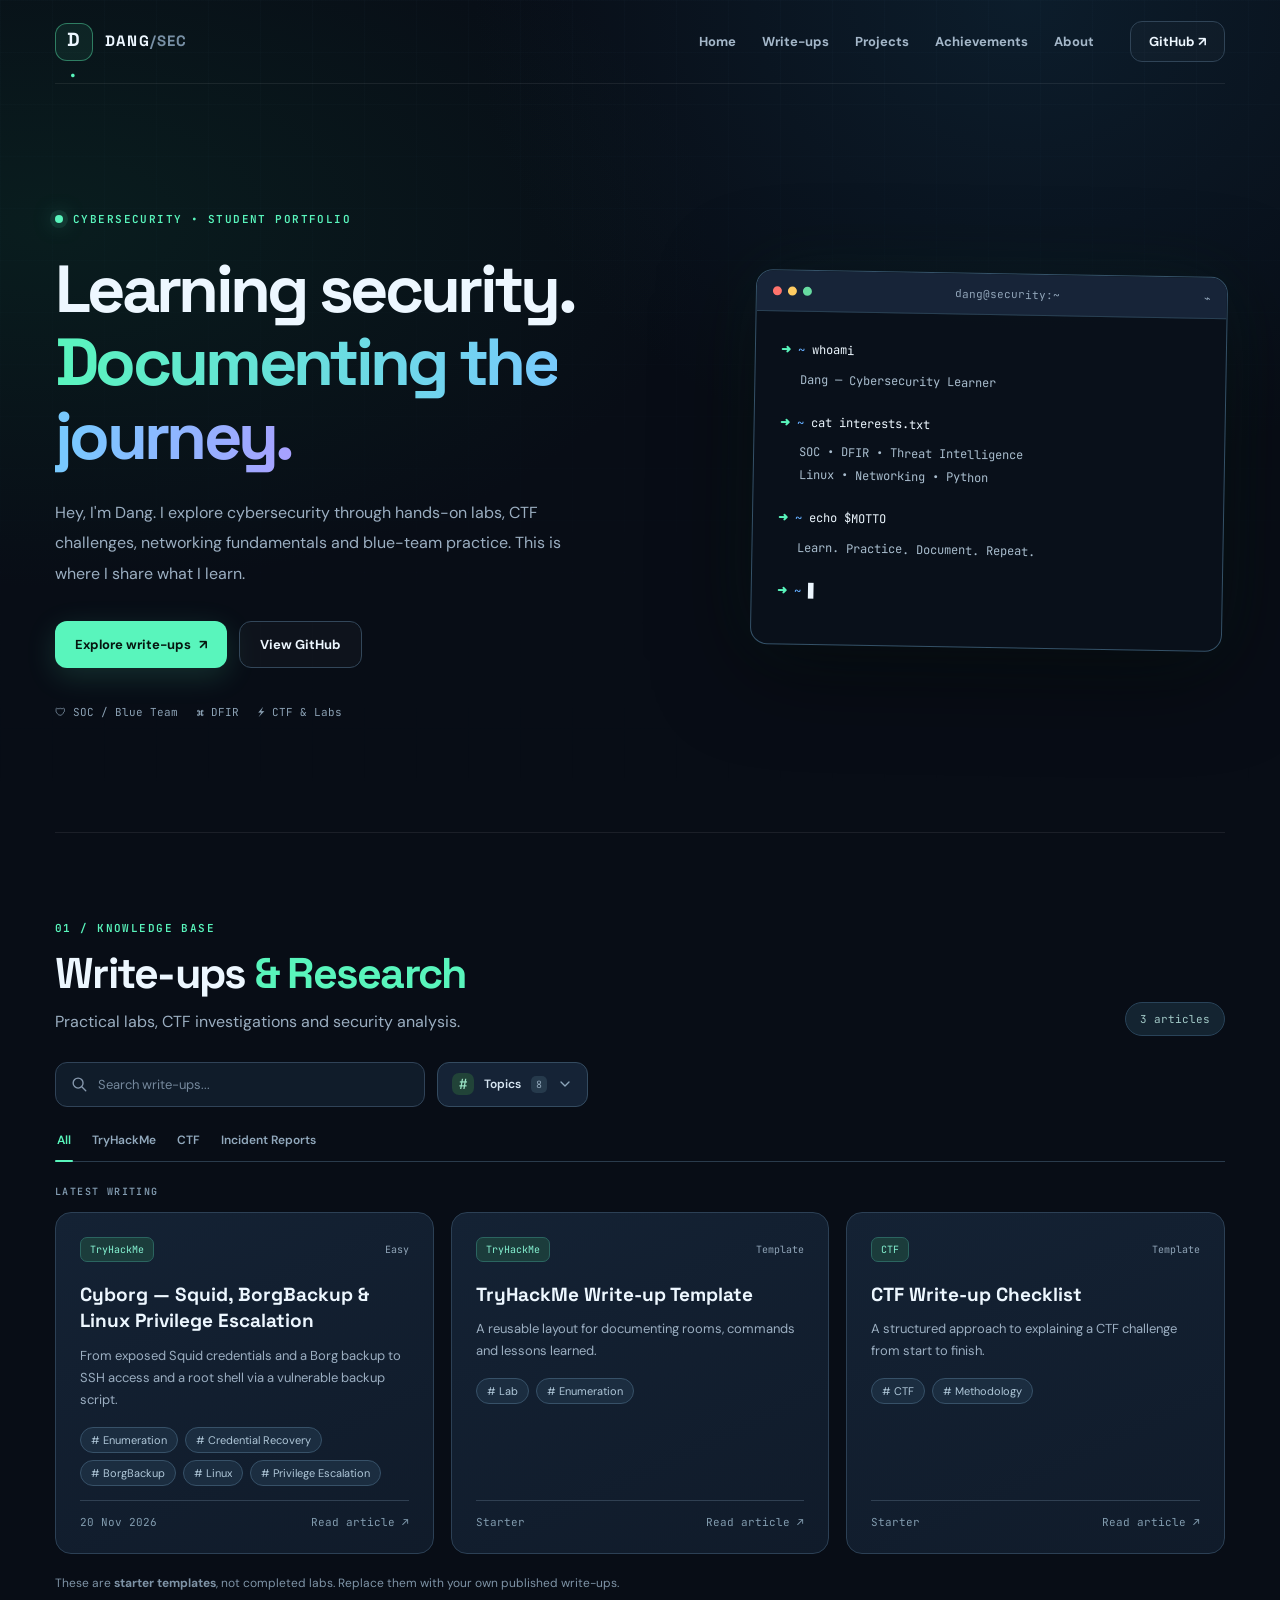
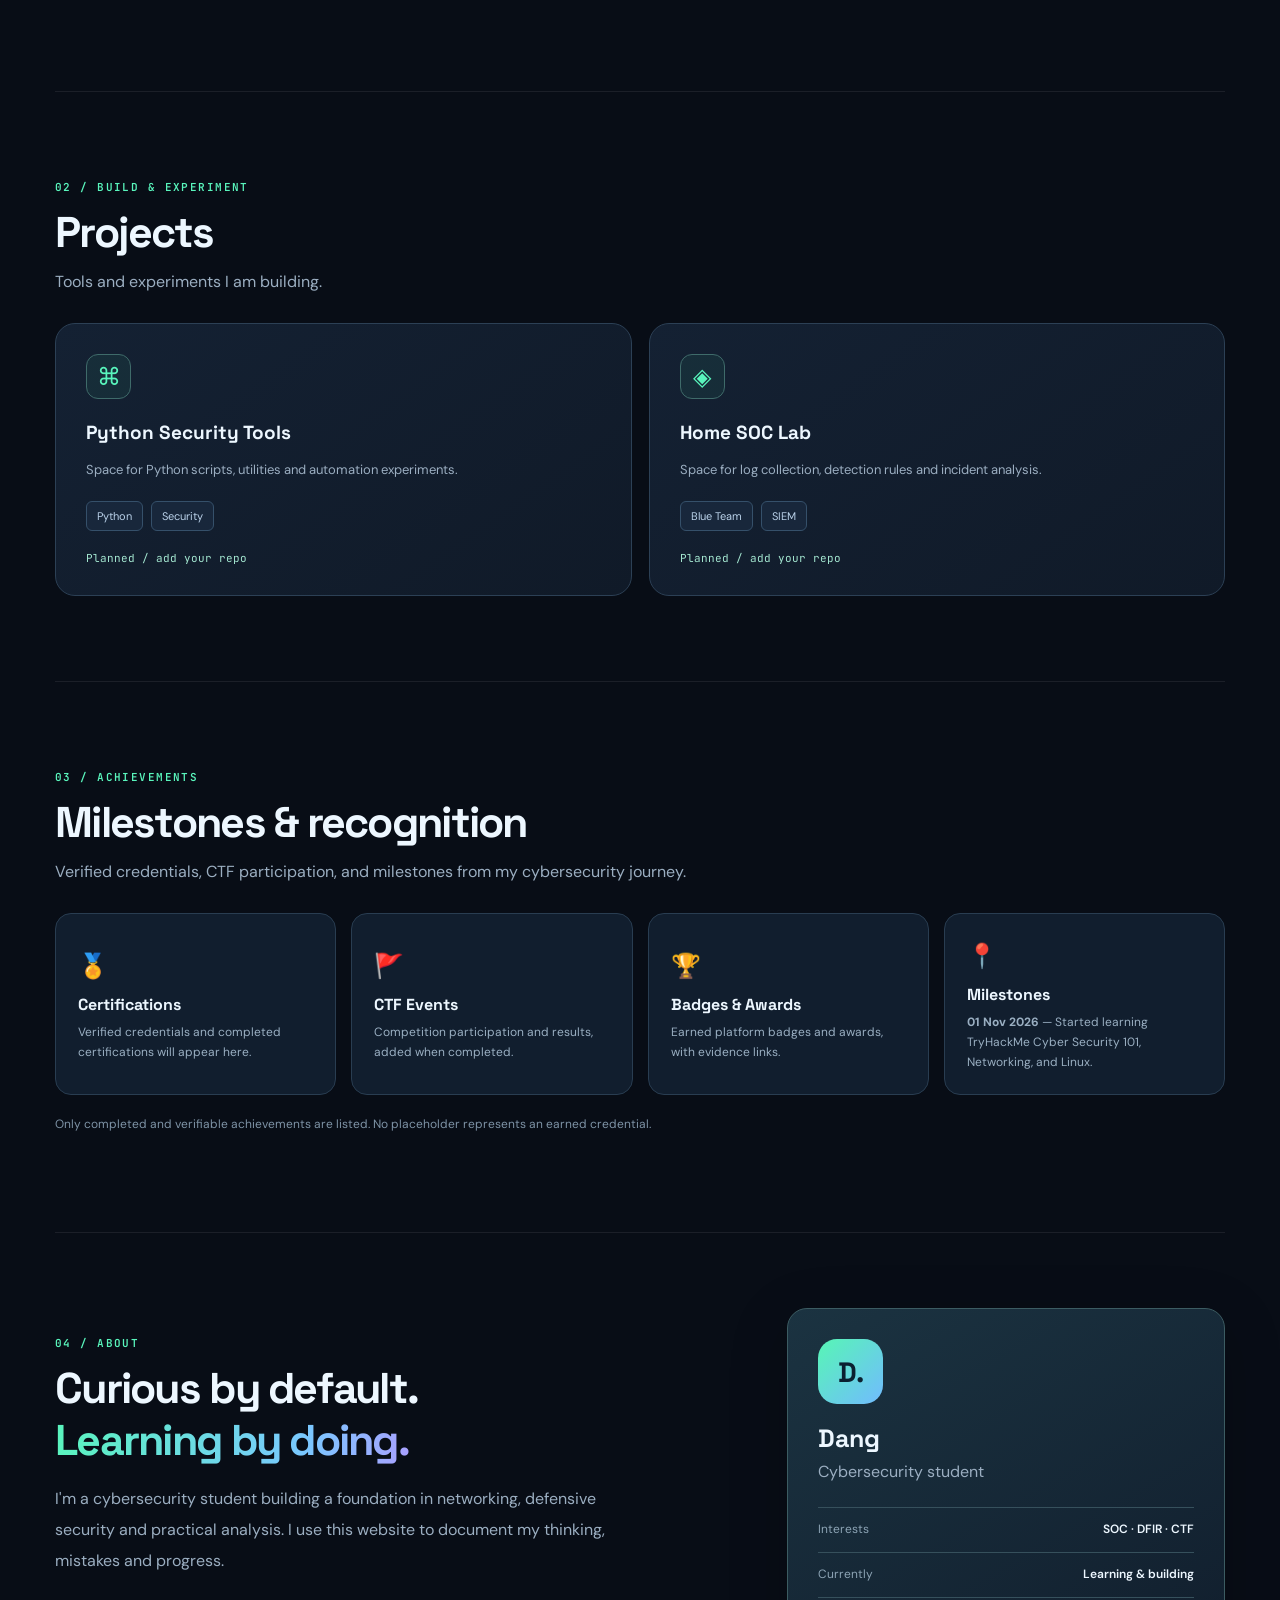
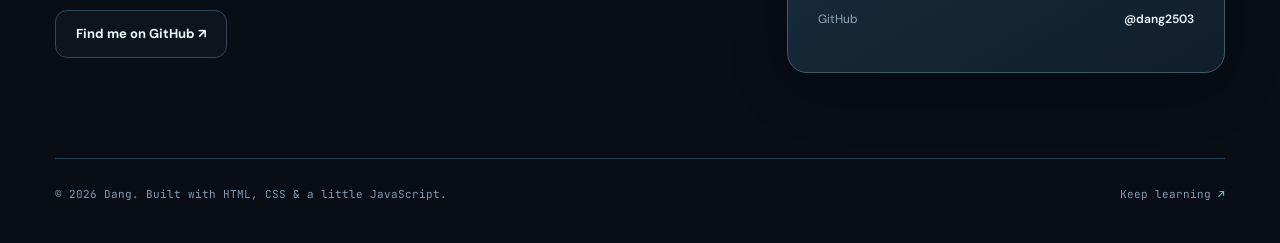
<file: index.html>
<!doctype html>
<html lang="en"><head><meta charset="utf-8"><meta name="viewport" content="width=device-width,initial-scale=1"><meta name="description" content="Dang's cybersecurity portfolio: write-ups, projects, achievements and SOC/DFIR learning journey."><title>Dang | Cybersecurity Portfolio</title><link rel="stylesheet" href="assets/style.css?v=20261120-multi-topics"></head>
<body><div class="ambient"></div><header class="nav wrap"><a class="brand" href="#home"><span class="brandmark">D<span class="mint">.</span></span><span>DANG<span class="muted">/SEC</span></span></a><nav aria-label="Main navigation"><a href="#home">Home</a><a href="#writeups">Write-ups</a><a href="#projects">Projects</a><a href="#achievements">Achievements</a><a href="#about">About</a></nav><a class="github" href="https://github.com/dang2503" target="_blank" rel="noopener">GitHub ↗</a></header>
<main class="wrap"><section id="home" class="hero"><div><p class="eyebrow"><span class="pulse"></span> CYBERSECURITY • STUDENT PORTFOLIO</p><h1>Learning security.<br><span class="gradient">Documenting the journey.</span></h1><p class="intro">Hey, I'm Dang. I explore cybersecurity through hands-on labs, CTF challenges, networking fundamentals and blue-team practice. This is where I share what I learn.</p><div class="cta"><a class="btn primary" href="#writeups">Explore write-ups <span>↗</span></a><a class="btn secondary" href="https://github.com/dang2503" target="_blank" rel="noopener">View GitHub</a></div><div class="meta"><span>🛡 SOC / Blue Team</span><span>⌘ DFIR</span><span>⚡ CTF & Labs</span></div></div><div class="terminal"><div class="terminal-top"><div><i></i><i></i><i></i></div><span>dang@security:~</span><span>⌁</span></div><div class="terminal-body"><p><b class="mint">➜</b> <span class="sky">~</span> whoami</p><p class="out">Dang — Cybersecurity Learner</p><p><b class="mint">➜</b> <span class="sky">~</span> cat interests.txt</p><p class="out">SOC • DFIR • Threat Intelligence<br>Linux • Networking • Python</p><p><b class="mint">➜</b> <span class="sky">~</span> echo $MOTTO</p><p class="out">Learn. Practice. Document. Repeat.</p><p><b class="mint">➜</b> <span class="sky">~</span> <span class="cursor">▊</span></p></div></div></section>
<section id="writeups" class="section hybrid-writeups">
  <div class="section-head hybrid-heading">
    <div>
      <p class="kicker">01 / KNOWLEDGE BASE</p>
      <h2>Write-ups <span class="mint">&amp; Research</span></h2>
      <p>Practical labs, CTF investigations and security analysis.</p>
    </div>
    <div class="count" id="count" aria-live="polite">3 entries</div>
  </div>
  <div class="toolbar hybrid-toolbar">
    <label class="search" for="search">
      <svg class="search-icon" aria-hidden="true" viewBox="0 0 24 24" width="18" height="18" fill="none" stroke="currentColor" stroke-width="1.8" stroke-linecap="round"><circle cx="10.8" cy="10.8" r="6.6"></circle><path d="m16 16 5 5"></path></svg>
      <input id="search" type="search" placeholder="Search write-ups..." aria-label="Search write-ups" autocomplete="off">
    </label>
    <details class="topic-dropdown" id="topic-dropdown">
      <summary class="topic-trigger" aria-label="Browse topics">
        <span class="topic-trigger-hash" aria-hidden="true">#</span>
        <span>Topics</span>
        <span class="topic-trigger-count" id="topic-total">0</span>
        <svg class="topic-chevron" aria-hidden="true" viewBox="0 0 24 24" width="16" height="16" fill="none" stroke="currentColor" stroke-width="2" stroke-linecap="round" stroke-linejoin="round"><path d="m6 9 6 6 6-6"></path></svg>
      </summary>
      <div class="topic-popover" aria-label="Choose a topic">
        <div class="topic-popover-head">
          <strong>Browse topics</strong>
          <span>Select multiple topics</span>
        </div>
        <div id="topic-list" class="topic-list" role="group" aria-label="Select multiple topic filters"></div>
        <div class="topic-popover-actions"><span>Matches any selected topic</span><button type="button" id="clear-topics" hidden>Clear topics</button></div>
      </div>
    </details>
  </div>
  <div class="hybrid-filter-bar">
    <div class="filters hybrid-tabs" id="filters" role="group" aria-label="Filter write-ups by category">
      <button type="button" class="active" data-filter="All" aria-pressed="true">All</button>
      <button type="button" data-filter="TryHackMe" aria-pressed="false">TryHackMe</button>
      <button type="button" data-filter="CTF" aria-pressed="false">CTF</button>
      <button type="button" data-filter="Incident Report" aria-pressed="false">Incident Reports</button>
    </div>
  </div>
  <div class="writeup-explorer">
    <div class="writeup-feed">
      <div class="feed-toolbar">
        <span class="feed-caption">LATEST WRITING</span>
        <button type="button" id="clear-filters" class="clear-filters" hidden>Clear filters ×</button>
      </div>
      <div id="active-filters" class="active-filters" aria-live="polite"></div>
      <div id="cards" class="cards hybrid-cards"></div>
      <p class="fineprint">These are <strong>starter templates</strong>, not completed labs. Replace them with your own published write-ups.</p>
    </div>
  </div>
</section>
<section id="projects" class="section"><div class="section-head"><div><p class="kicker">02 / BUILD & EXPERIMENT</p><h2>Projects</h2><p>Tools and experiments I am building.</p></div></div><div class="project-grid"><article class="panel"><div class="project-icon">⌘</div><h3>Python Security Tools</h3><p>Space for Python scripts, utilities and automation experiments.</p><div class="chips"><span>Python</span><span>Security</span></div><p class="status">Planned / add your repo</p></article><article class="panel"><div class="project-icon">◈</div><h3>Home SOC Lab</h3><p>Space for log collection, detection rules and incident analysis.</p><div class="chips"><span>Blue Team</span><span>SIEM</span></div><p class="status">Planned / add your repo</p></article></div></section>
<section id="achievements" class="section"><div class="section-head"><div><p class="kicker">03 / ACHIEVEMENTS</p><h2>Milestones &amp; recognition</h2><p>Verified credentials, CTF participation, and milestones from my cybersecurity journey.</p></div></div><div class="notes"><div>🏅 <strong>Certifications</strong><small>Verified credentials and completed certifications will appear here.</small></div><div>🚩 <strong>CTF Events</strong><small>Competition participation and results, added when completed.</small></div><div>🏆 <strong>Badges &amp; Awards</strong><small>Earned platform badges and awards, with evidence links.</small></div><div>📍 <strong>Milestones</strong><small><b>01 Nov 2026</b> — Started learning TryHackMe Cyber Security 101, Networking, and Linux.</small></div></div><p class="fineprint">Only completed and verifiable achievements are listed. No placeholder represents an earned credential.</p></section>
<section id="about" class="section about"><div><p class="kicker">04 / ABOUT</p><h2>Curious by default.<br><span class="gradient">Learning by doing.</span></h2><p>I'm a cybersecurity student building a foundation in networking, defensive security and practical analysis. I use this website to document my thinking, mistakes and progress.</p><a class="btn secondary" href="https://github.com/dang2503" target="_blank" rel="noopener">Find me on GitHub ↗</a></div><div class="about-card"><div class="avatar">D.</div><h3>Dang</h3><p>Cybersecurity student</p><div class="about-line"><span>Interests</span><b>SOC · DFIR · CTF</b></div><div class="about-line"><span>Currently</span><b>Learning & building</b></div><div class="about-line"><span>GitHub</span><b>@dang2503</b></div></div></section></main><footer class="wrap"><span>© <span id="year"></span> Dang. Built with HTML, CSS & a little JavaScript.</span><span>Keep learning <span class="mint">↗</span></span></footer><script src="assets/main.js?v=20261120-multi-topics-stay-open"></script></body></html>
</file>
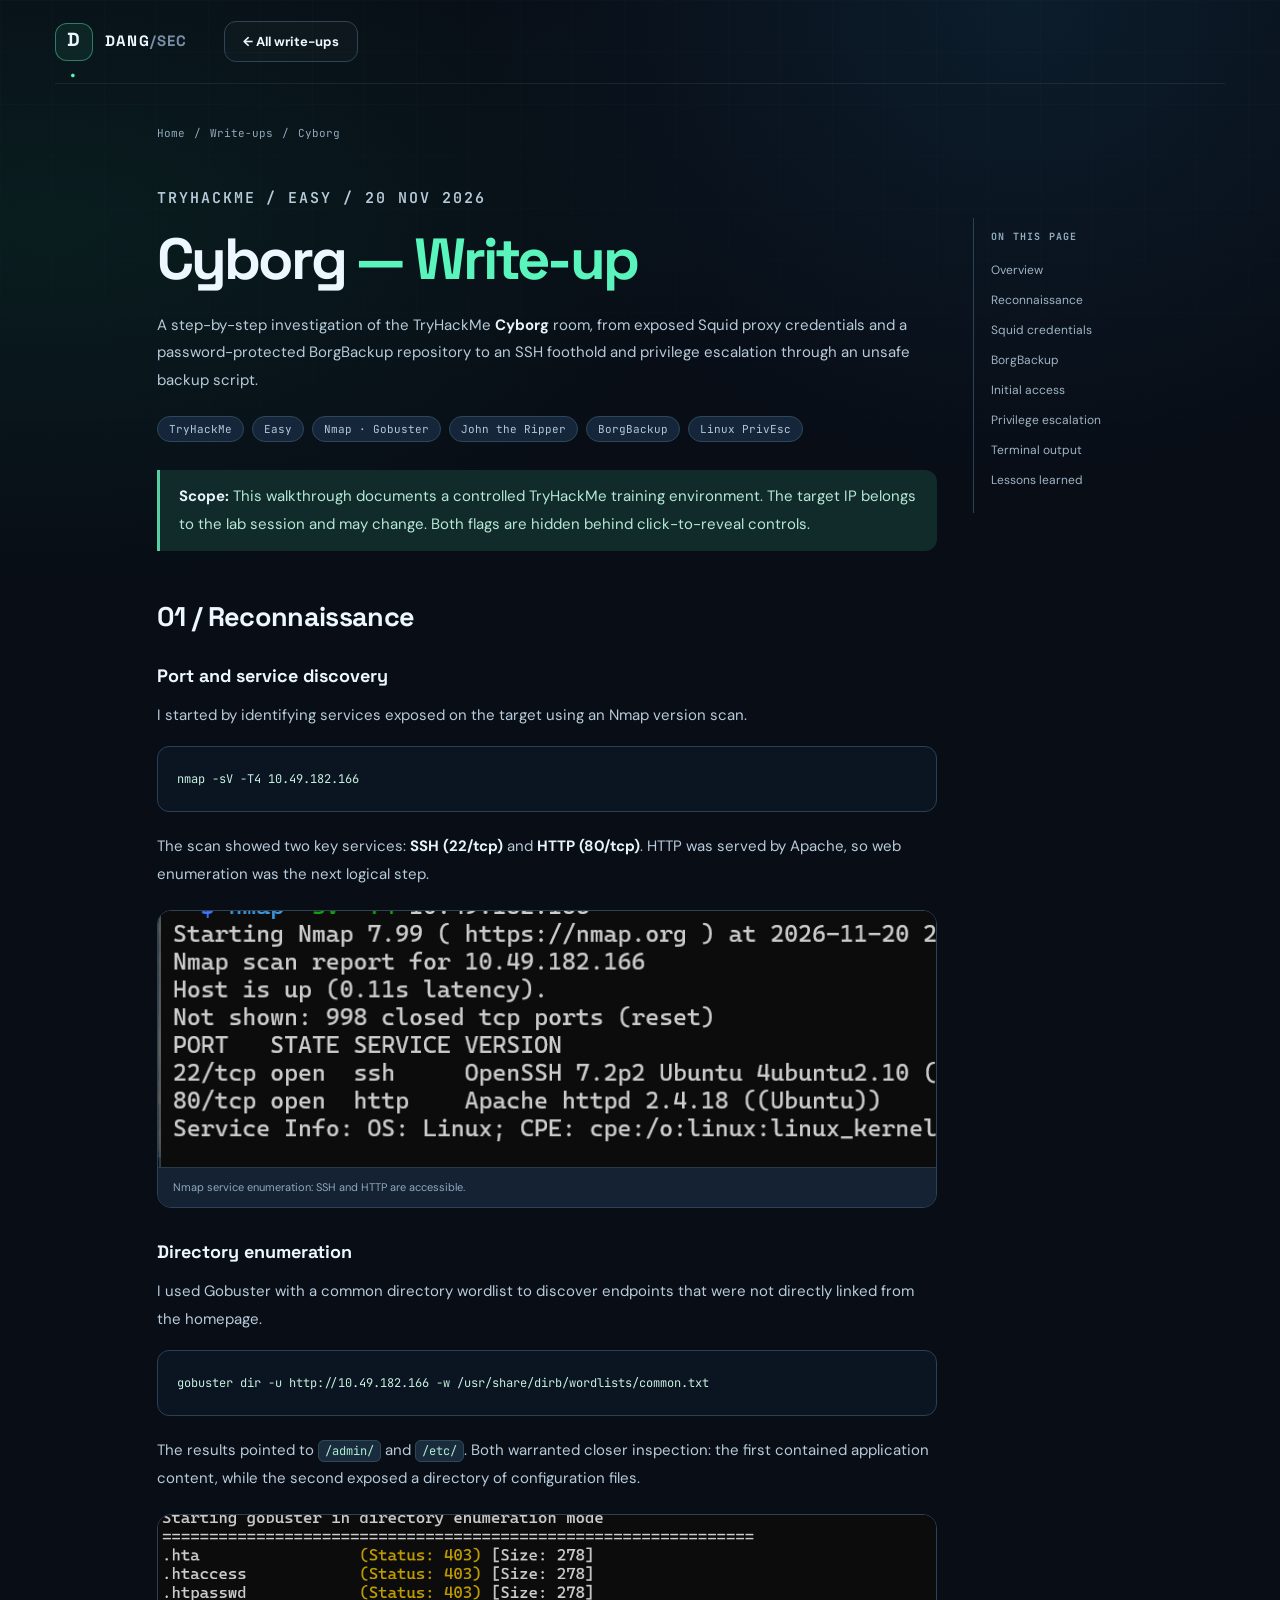
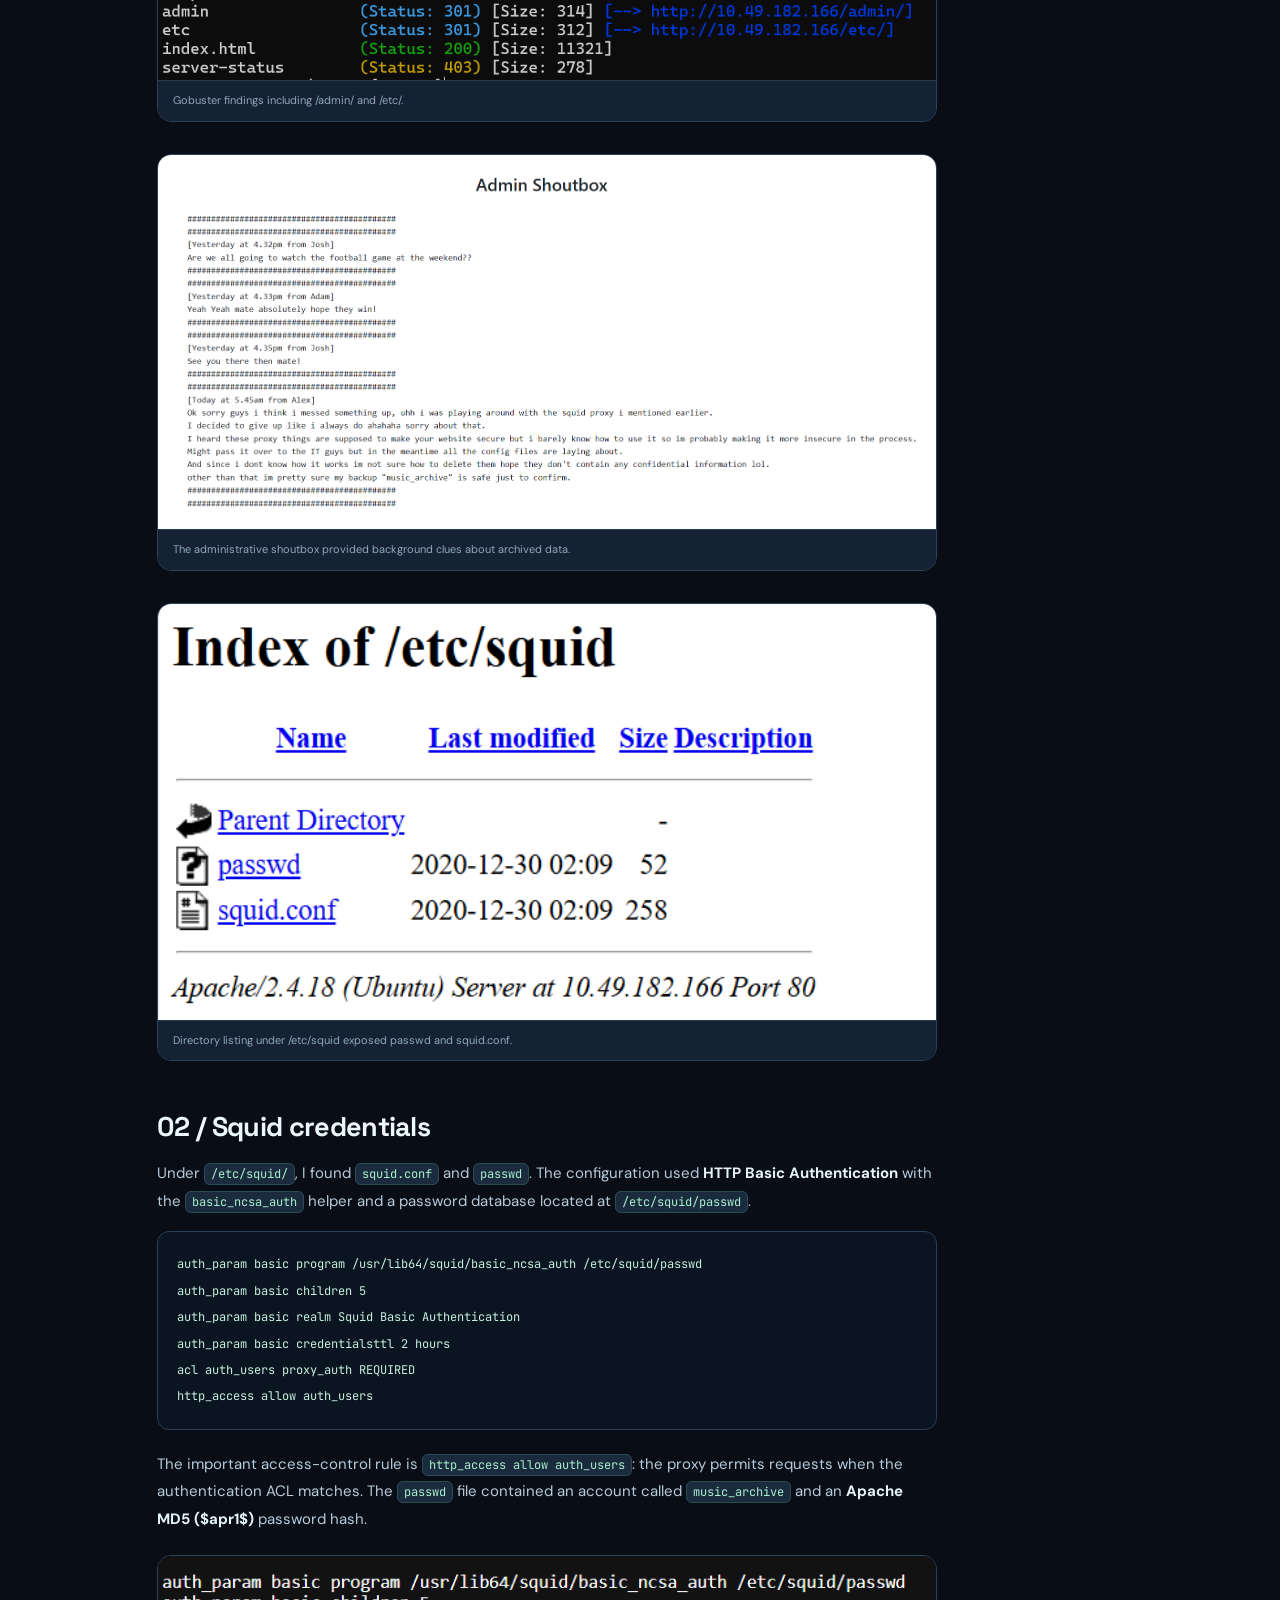
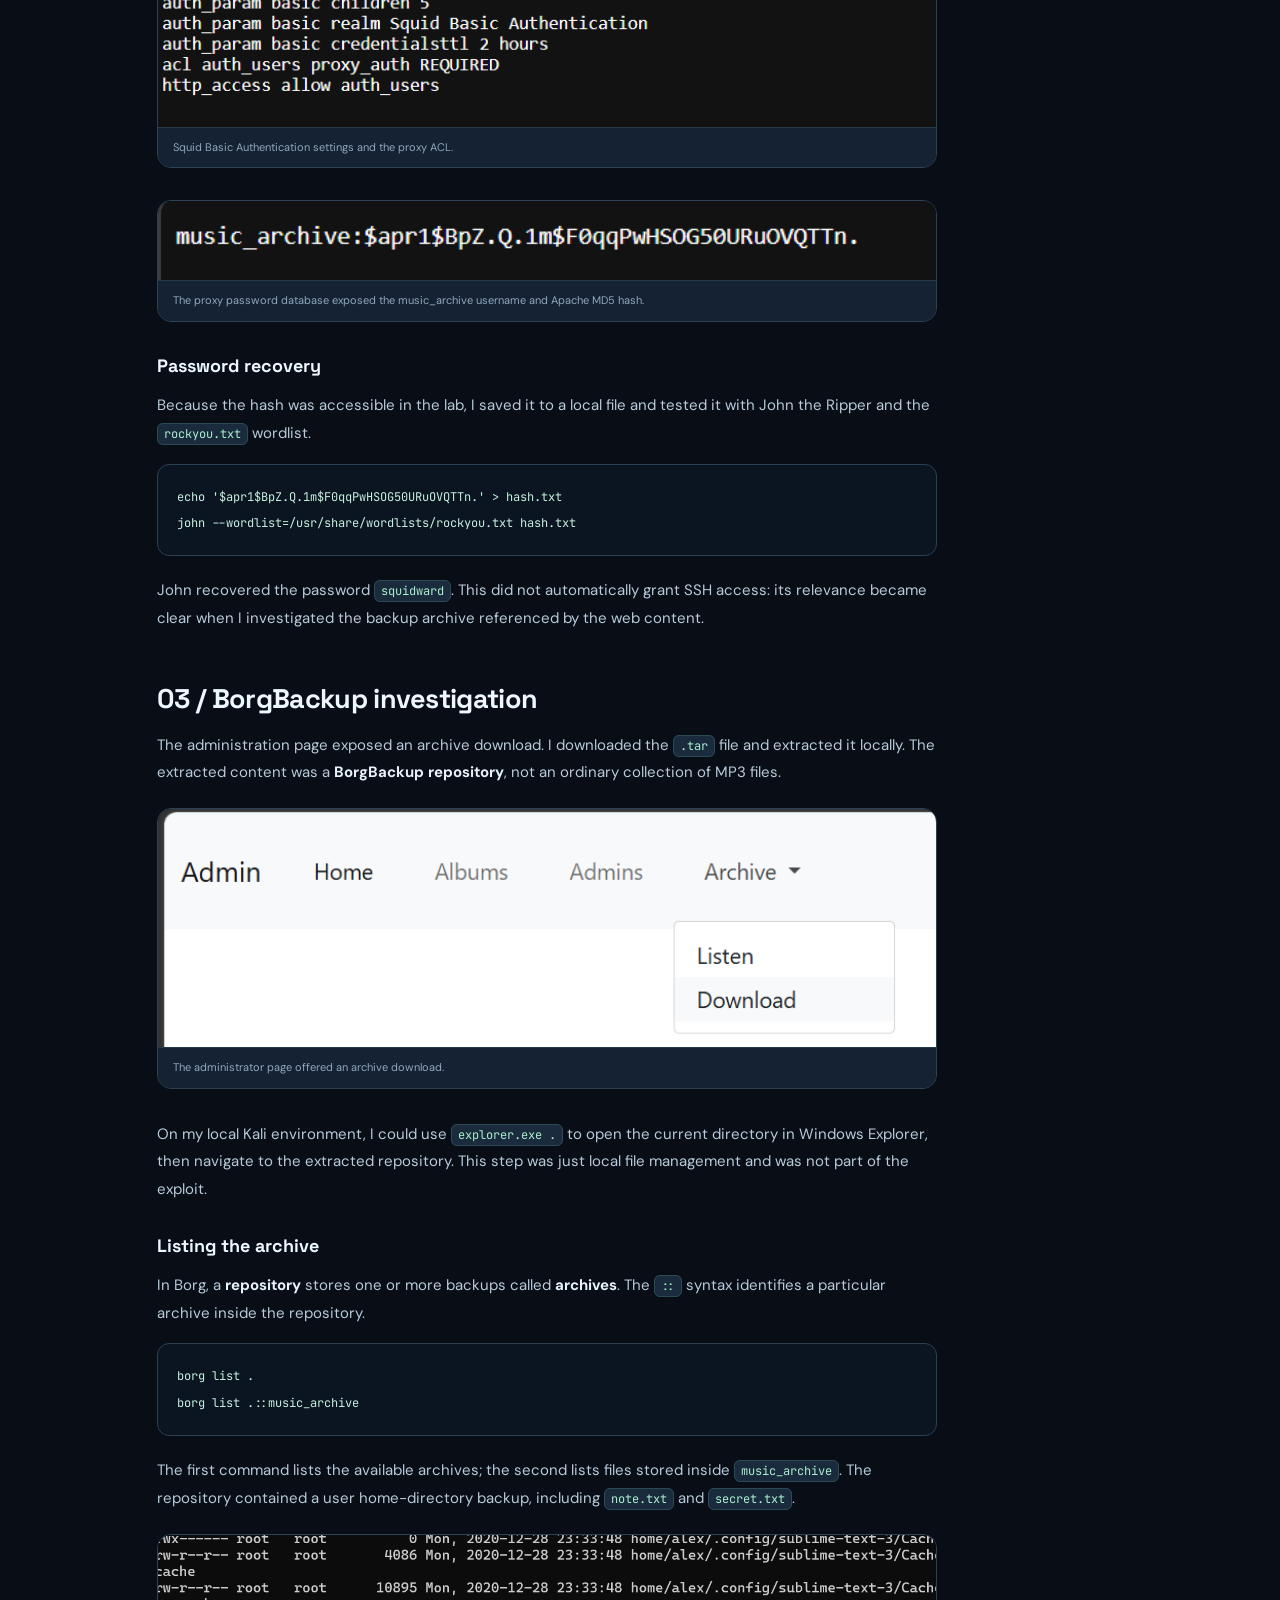
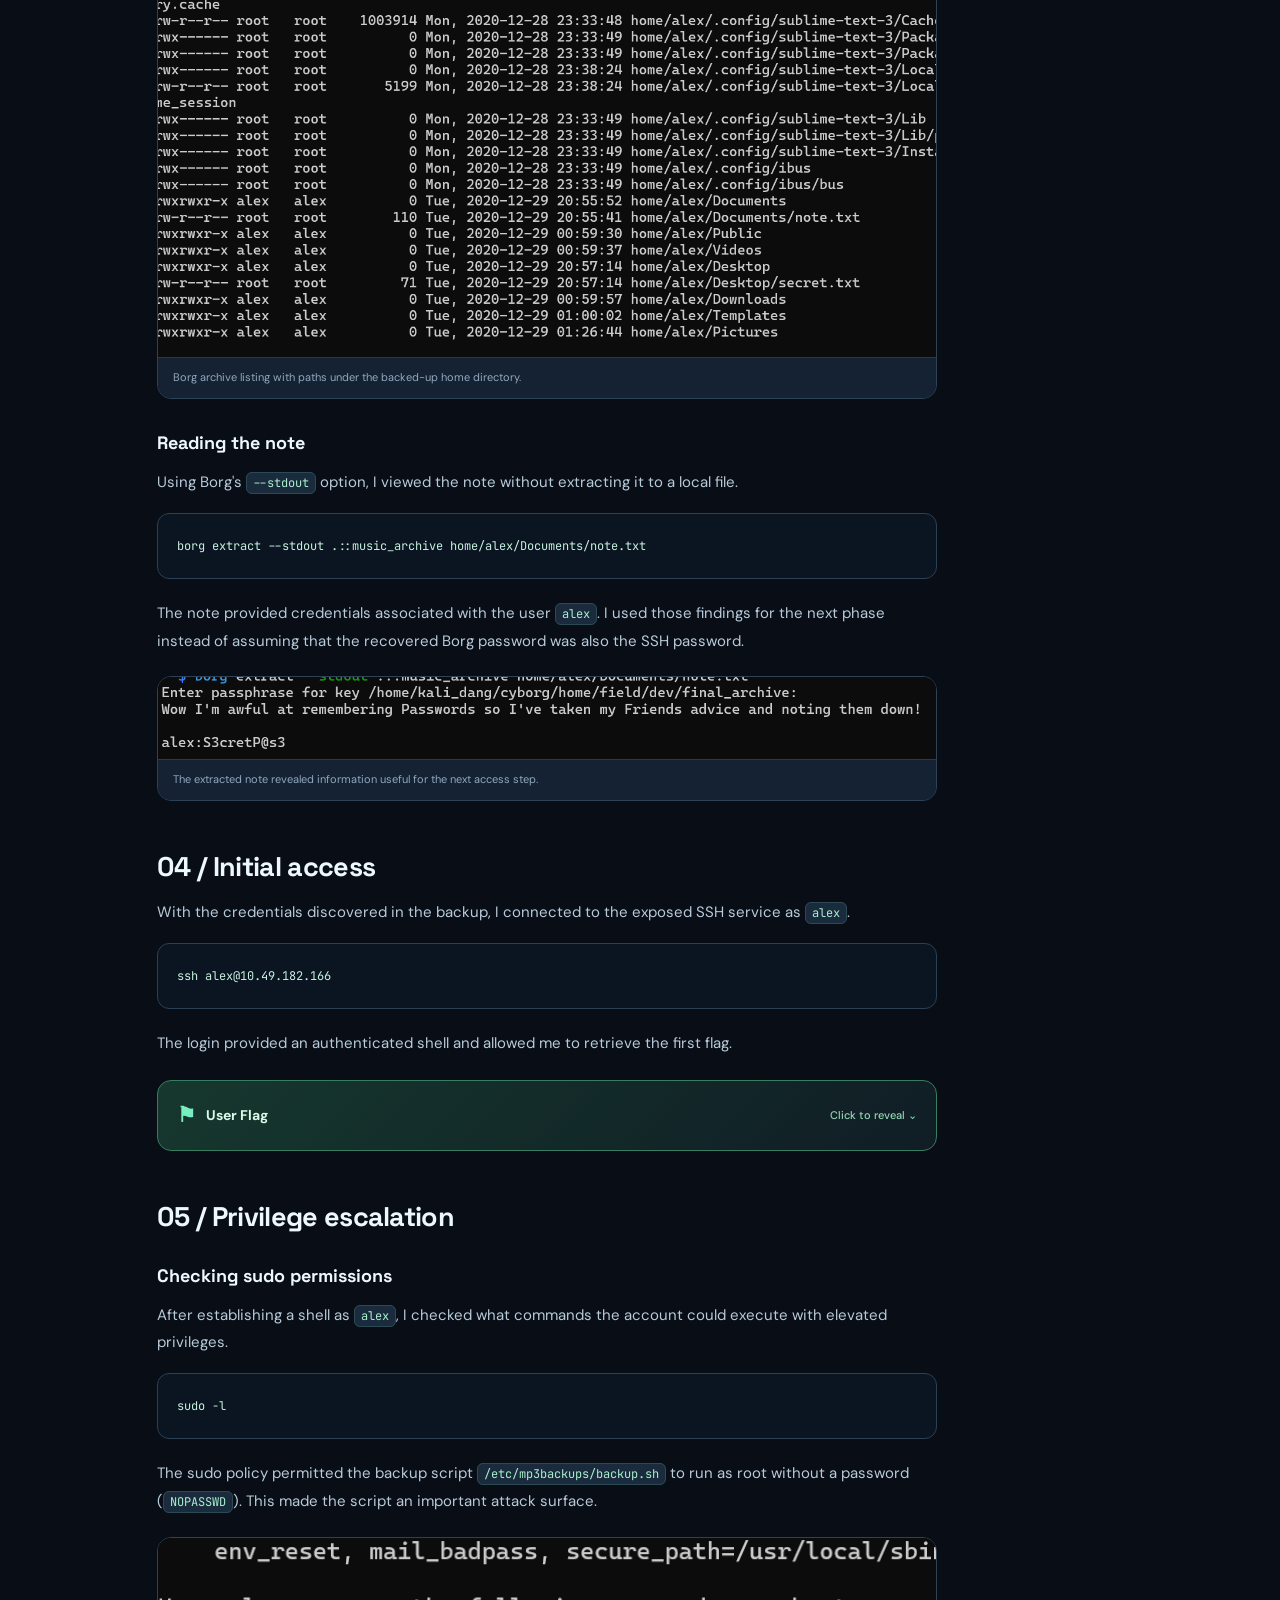
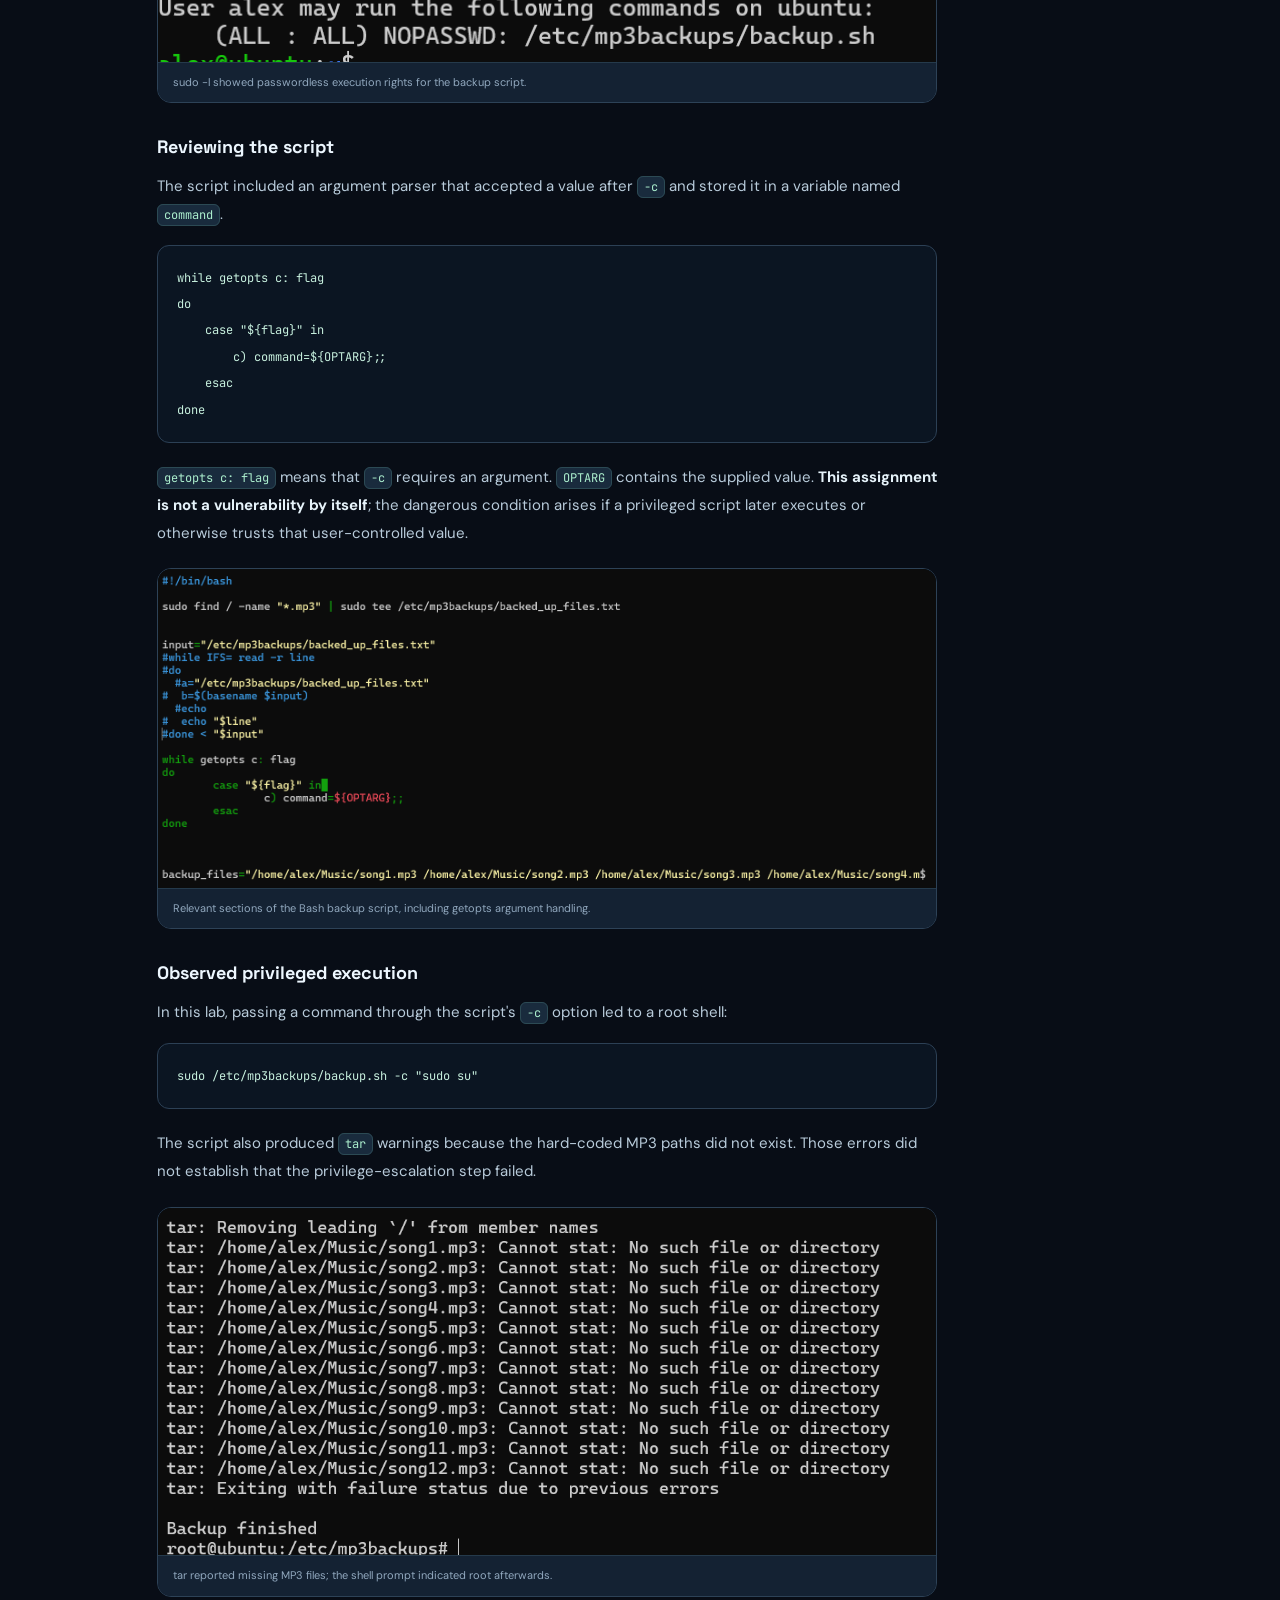
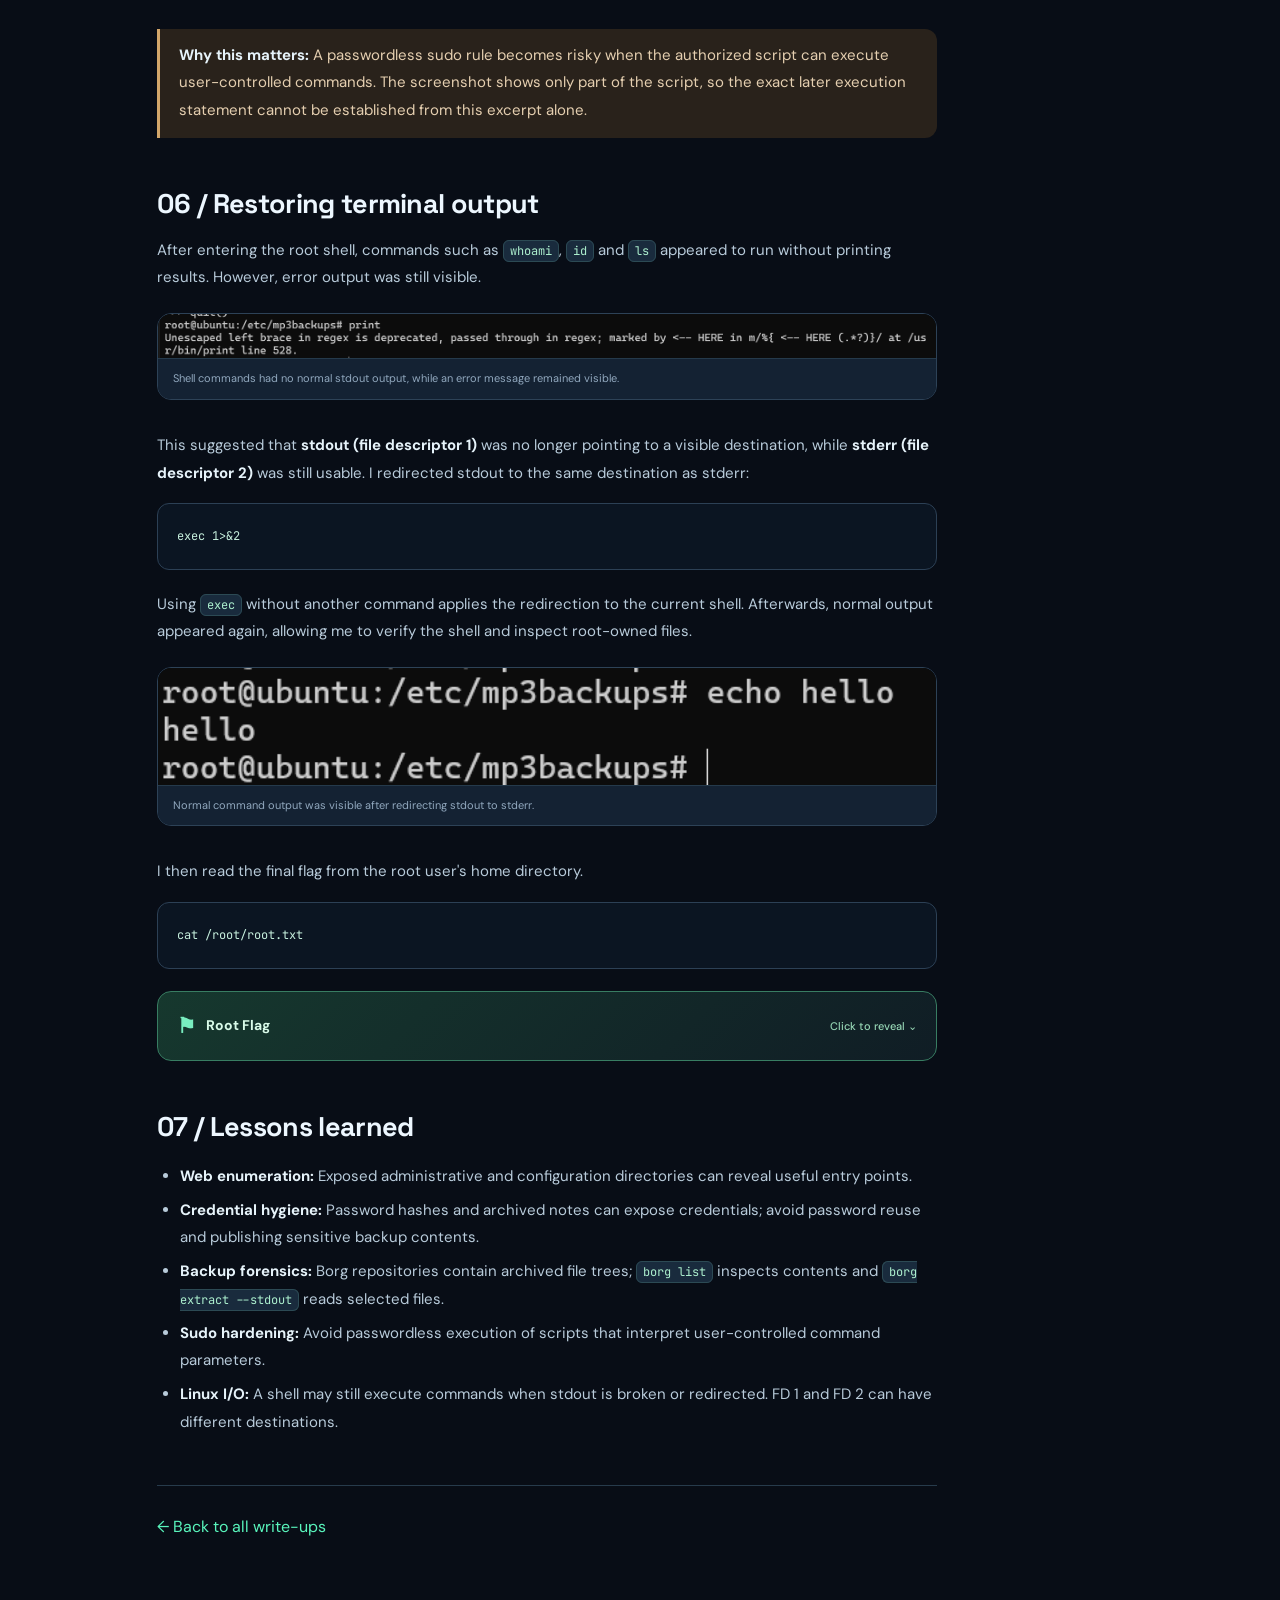
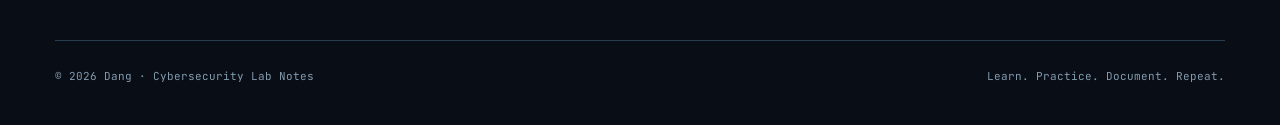
<file: writeups/cyborg.html>
<!doctype html>
<html lang="en"><head><meta charset="utf-8"><meta name="viewport" content="width=device-width, initial-scale=1">
<meta name="description" content="TryHackMe Cyborg write-up by Dang: Squid credentials, John the Ripper, BorgBackup and Linux privilege escalation.">
<meta name="theme-color" content="#080d16"><title>TryHackMe Cyborg Write-up | DANG / SEC</title>
<link rel="stylesheet" href="../assets/style.css?v=cyborg-20261120"><style>
:root{color-scheme:dark}
.article-layout{display:grid;grid-template-columns:minmax(0,1fr) 150px;gap:36px;max-width:966px;align-items:start;margin:30px auto 100px}
.article-main{min-width:0}
.breadcrumb{display:flex;gap:9px;align-items:center;flex-wrap:wrap;color:#91a8ba;font:11px 'JetBrains Mono',monospace;max-width:966px;margin:42px auto 28px}
.breadcrumb a:hover{color:var(--mint)}
.article-main h1{font:700 clamp(37px,5vw,58px)/1.1 'Space Grotesk',sans-serif;letter-spacing:-.05em;margin:14px 0 20px}
.article-lede{color:#b3c6d7;font-size:17px;line-height:1.85;max-width:100%}
.article-meta{display:flex;flex-wrap:wrap;gap:8px;margin:21px 0 28px}
.article-meta span{background:#15263a;border:1px solid #2e485b;border-radius:99px;padding:5px 11px;font:11px 'JetBrains Mono',monospace;color:#b0c9da}
.article-divider{height:1px;background:#29384c;margin:32px 0 39px}
.article-main h2{font:700 27px/1.25 'Space Grotesk',sans-serif;letter-spacing:-.025em;margin:49px 0 16px;scroll-margin-top:28px}
.article-main h3{font:700 18px 'Space Grotesk',sans-serif;margin:30px 0 11px;scroll-margin-top:24px}
.article-main p,.article-main li{color:#b8cbda;font-size:15px;line-height:1.85}
.article-main strong{color:#e6f3fa}
.article-main a:not(.evidence a){text-decoration:none}
.article-main a:not(.evidence a):hover{color:var(--mint)}
.article-main ul,.article-main ol{padding-left:23px}
.article-main li{padding:3px 0}
.article-main :not(pre)>code{font:12px 'JetBrains Mono',monospace;background:#192b3d;color:#acefce;border:1px solid #2c4a54;padding:2px 6px;border-radius:6px;overflow-wrap:anywhere}
.article-main pre{background:#0b1522;border:1px solid #2c4055;border-radius:12px;color:#c7f0de;padding:19px;overflow:auto;margin:16px 0 21px;line-height:1.65}
.article-main pre code{font:12px/1.85 'JetBrains Mono',monospace;white-space:pre}
.article-main .callout{border-left:3px solid #59cda4;background:#112b2a;border-radius:0 12px 12px 0;padding:13px 19px;margin:23px 0;color:#b6e8d7;font-size:13px;line-height:1.8}
.article-main .callout.warning{background:#29221b;border-left-color:#d2a66a;color:#e5cfb0}
.article-main .callout p{margin:0;color:inherit}
.article-main .evidence{margin:21px 0 32px;border:1px solid #2d4257;border-radius:14px;overflow:hidden;background:#0d1725}

.article-main .evidence a{display:block;background:#09121d}
.article-main .evidence img{width:100%;height:auto;display:block;max-height:580px;object-fit:contain}
.article-main .evidence figcaption{font:11px/1.6 'DM Sans',sans-serif;color:#91a8be;padding:11px 15px;background:#142233;border-top:1px solid #253a4b}
.flag-box{border:1px solid #387d62;border-radius:14px;background:linear-gradient(135deg,#16382e,#101d25);margin:22px 0 32px;overflow:hidden}
.flag-box summary{display:flex;justify-content:space-between;gap:18px;align-items:center;list-style:none;padding:17px 19px;cursor:pointer;color:#d9fbe9;font-size:14px;font-weight:700}
.flag-box summary::-webkit-details-marker{display:none}
.flag-box summary:focus-visible{outline:2px solid #5edfb0;outline-offset:-3px}
.flag-title{display:inline-flex;align-items:center;gap:10px}
.flag-icon{color:#79eec0;font-size:21px}
.flag-action{color:#95d5b4;font-size:11px;font-weight:500}
.flag-box[open] .flag-action{font-size:0}
.flag-box[open] .flag-action:after{content:'Hide flag ↑';font-size:11px}
.flag-secret{padding:15px 19px 19px;border-top:1px solid #2b634d}
.flag-secret code{display:block;background:#091a16!important;color:#a9f9c9!important;border:1px solid #35634d!important;font:12px/1.75 'JetBrains Mono',monospace!important;padding:12px!important;overflow-wrap:anywhere;white-space:normal}
.flag-secret p{font-size:11px;color:#9bb9aa;margin:9px 0 0}
.toc{position:sticky;top:40px;border-left:1px solid #2d4153;padding:12px 0 12px 17px;margin-top:48px}
.toc h2{color:#94aabd;font:700 10px 'JetBrains Mono',monospace;letter-spacing:.12em;margin:0 0 18px}
.toc a{display:block;color:#9fb4c5;font-size:12px;line-height:1.5;margin:12px 0;transition:color .15s}
.toc a:hover{color:var(--mint)}
.article-end{border-top:1px solid #273b4c;margin:45px 0 0;padding-top:28px}
.article-end a{color:var(--mint)}
@media(max-width:930px){.article-layout{grid-template-columns:1fr;gap:0;max-width:780px}.toc{display:none}.breadcrumb{max-width:780px;margin-top:25px}}
@media(max-width:550px){.article-layout{margin-top:10px}.article-main h2{font-size:24px}.article-main pre{padding:13px}.flag-box summary{padding:13px}.flag-action{max-width:100px;text-align:right}}
</style></head>
<body><div class="ambient" aria-hidden="true"></div><header class="nav wrap"><a class="brand" href="../index.html#home"><span class="brandmark">D<span class="mint">.</span></span><span>DANG<span class="muted">/SEC</span></span></a><a class="github" href="../index.html#writeups">← All write-ups</a></header>
<div class="wrap"><div class="breadcrumb"><a href="../index.html#home">Home</a><span>/</span><a href="../index.html#writeups">Write-ups</a><span>/</span><span>Cyborg</span></div>
<main class="article-layout"><article class="article-main"><section id="overview"><p class="kicker">TRYHACKME / EASY / 20 NOV 2026</p><h1>Cyborg <span class="mint">— Write-up</span></h1><p class="article-lede">A step-by-step investigation of the TryHackMe <strong>Cyborg</strong> room, from exposed Squid proxy credentials and a password-protected BorgBackup repository to an SSH foothold and privilege escalation through an unsafe backup script.</p><div class="article-meta"><span>TryHackMe</span><span>Easy</span><span>Nmap · Gobuster</span><span>John the Ripper</span><span>BorgBackup</span><span>Linux PrivEsc</span></div><div class="callout"><p><strong>Scope:</strong> This walkthrough documents a controlled TryHackMe training environment. The target IP belongs to the lab session and may change. Both flags are hidden behind click-to-reveal controls.</p></div></section>
<section id="recon"><h2>01 / Reconnaissance</h2><h3>Port and service discovery</h3><p>I started by identifying services exposed on the target using an Nmap version scan.</p><pre><code>nmap -sV -T4 10.49.182.166</code></pre><p>The scan showed two key services: <strong>SSH (22/tcp)</strong> and <strong>HTTP (80/tcp)</strong>. HTTP was served by Apache, so web enumeration was the next logical step.</p><figure class="evidence"><a href="/assets/writeups/cyborg/01-nmap-scan.png" target="_blank" rel="noopener" aria-label="Open screenshot: Nmap scan results showing ports 22 and 80 open."><img loading="lazy" src="/assets/writeups/cyborg/01-nmap-scan.png?v=20261120-fixed" alt="Nmap scan results showing ports 22 and 80 open."></a><figcaption>Nmap service enumeration: SSH and HTTP are accessible.</figcaption></figure><h3>Directory enumeration</h3><p>I used Gobuster with a common directory wordlist to discover endpoints that were not directly linked from the homepage.</p><pre><code>gobuster dir -u http://10.49.182.166 -w /usr/share/dirb/wordlists/common.txt</code></pre><p>The results pointed to <code>/admin/</code> and <code>/etc/</code>. Both warranted closer inspection: the first contained application content, while the second exposed a directory of configuration files.</p><figure class="evidence"><a href="/assets/writeups/cyborg/02-gobuster-enumeration.png" target="_blank" rel="noopener" aria-label="Open screenshot: Gobuster directory scan showing admin and etc endpoints."><img loading="lazy" src="/assets/writeups/cyborg/02-gobuster-enumeration.png?v=20261120-fixed" alt="Gobuster directory scan showing admin and etc endpoints."></a><figcaption>Gobuster findings including /admin/ and /etc/.</figcaption></figure> <figure class="evidence"><a href="/assets/writeups/cyborg/03-admin-shoutbox.png" target="_blank" rel="noopener" aria-label="Open screenshot: Cyborg room administration shoutbox page."><img loading="lazy" src="/assets/writeups/cyborg/03-admin-shoutbox.png?v=20261120-fixed" alt="Cyborg room administration shoutbox page."></a><figcaption>The administrative shoutbox provided background clues about archived data.</figcaption></figure> <figure class="evidence"><a href="/assets/writeups/cyborg/04-squid-directory.png" target="_blank" rel="noopener" aria-label="Open screenshot: Apache directory index of Squid configuration directory."><img loading="lazy" src="/assets/writeups/cyborg/04-squid-directory.png?v=20261120-fixed" alt="Apache directory index of Squid configuration directory."></a><figcaption>Directory listing under /etc/squid exposed passwd and squid.conf.</figcaption></figure></section>
<section id="credentials"><h2>02 / Squid credentials</h2><p>Under <code>/etc/squid/</code>, I found <code>squid.conf</code> and <code>passwd</code>. The configuration used <strong>HTTP Basic Authentication</strong> with the <code>basic_ncsa_auth</code> helper and a password database located at <code>/etc/squid/passwd</code>.</p><pre><code>auth_param basic program /usr/lib64/squid/basic_ncsa_auth /etc/squid/passwd
auth_param basic children 5
auth_param basic realm Squid Basic Authentication
auth_param basic credentialsttl 2 hours
acl auth_users proxy_auth REQUIRED
http_access allow auth_users</code></pre><p>The important access-control rule is <code>http_access allow auth_users</code>: the proxy permits requests when the authentication ACL matches. The <code>passwd</code> file contained an account called <code>music_archive</code> and an <strong>Apache MD5 ($apr1$)</strong> password hash.</p><figure class="evidence"><a href="/assets/writeups/cyborg/05-squid-configuration.png" target="_blank" rel="noopener" aria-label="Open screenshot: Squid authentication configuration displayed on screen."><img loading="lazy" src="/assets/writeups/cyborg/05-squid-configuration.png?v=20261120-fixed" alt="Squid authentication configuration displayed on screen."></a><figcaption>Squid Basic Authentication settings and the proxy ACL.</figcaption></figure> <figure class="evidence"><a href="/assets/writeups/cyborg/06-proxy-hash.png" target="_blank" rel="noopener" aria-label="Open screenshot: music_archive APR1 password hash."><img loading="lazy" src="/assets/writeups/cyborg/06-proxy-hash.png?v=20261120-fixed" alt="music_archive APR1 password hash."></a><figcaption>The proxy password database exposed the music_archive username and Apache MD5 hash.</figcaption></figure><h3>Password recovery</h3><p>Because the hash was accessible in the lab, I saved it to a local file and tested it with John the Ripper and the <code>rockyou.txt</code> wordlist.</p><pre><code>echo &#39;$apr1$BpZ.Q.1m$F0qqPwHSOG50URuOVQTTn.&#39; &gt; hash.txt
john --wordlist=/usr/share/wordlists/rockyou.txt hash.txt</code></pre><p>John recovered the password <code>squidward</code>. This did not automatically grant SSH access: its relevance became clear when I investigated the backup archive referenced by the web content.</p></section>
<section id="borg"><h2>03 / BorgBackup investigation</h2><p>The administration page exposed an archive download. I downloaded the <code>.tar</code> file and extracted it locally. The extracted content was a <strong>BorgBackup repository</strong>, not an ordinary collection of MP3 files.</p><figure class="evidence"><a href="/assets/writeups/cyborg/07-admin-archive-download.png" target="_blank" rel="noopener" aria-label="Open screenshot: Archive download option in admin page."><img loading="lazy" src="/assets/writeups/cyborg/07-admin-archive-download.png?v=20261120-fixed" alt="Archive download option in admin page."></a><figcaption>The administrator page offered an archive download.</figcaption></figure><p>On my local Kali environment, I could use <code>explorer.exe .</code> to open the current directory in Windows Explorer, then navigate to the extracted repository. This step was just local file management and was not part of the exploit.</p><h3>Listing the archive</h3><p>In Borg, a <strong>repository</strong> stores one or more backups called <strong>archives</strong>. The <code>::</code> syntax identifies a particular archive inside the repository.</p><pre><code>borg list .
borg list .::music_archive</code></pre><p>The first command lists the available archives; the second lists files stored inside <code>music_archive</code>. The repository contained a user home-directory backup, including <code>note.txt</code> and <code>secret.txt</code>.</p><figure class="evidence"><a href="/assets/writeups/cyborg/08-borg-list.png" target="_blank" rel="noopener" aria-label="Open screenshot: BorgBackup archive contents including note and secret files."><img loading="lazy" src="/assets/writeups/cyborg/08-borg-list.png?v=20261120-fixed" alt="BorgBackup archive contents including note and secret files."></a><figcaption>Borg archive listing with paths under the backed-up home directory.</figcaption></figure><h3>Reading the note</h3><p>Using Borg's <code>--stdout</code> option, I viewed the note without extracting it to a local file.</p><pre><code>borg extract --stdout .::music_archive home/alex/Documents/note.txt</code></pre><p>The note provided credentials associated with the user <code>alex</code>. I used those findings for the next phase instead of assuming that the recovered Borg password was also the SSH password.</p><figure class="evidence"><a href="/assets/writeups/cyborg/09-alex-note.png" target="_blank" rel="noopener" aria-label="Open screenshot: Borg extract stdout displaying the note from alex Documents."><img loading="lazy" src="/assets/writeups/cyborg/09-alex-note.png?v=20261120-fixed" alt="Borg extract stdout displaying the note from alex Documents."></a><figcaption>The extracted note revealed information useful for the next access step.</figcaption></figure></section>
<section id="foothold"><h2>04 / Initial access</h2><p>With the credentials discovered in the backup, I connected to the exposed SSH service as <code>alex</code>.</p><pre><code>ssh alex@10.49.182.166</code></pre><p>The login provided an authenticated shell and allowed me to retrieve the first flag.</p><details class="flag-box"><summary><span class="flag-title"><span class="flag-icon" aria-hidden="true">⚑</span>User Flag</span><span class="flag-action">Click to reveal <span aria-hidden="true">⌄</span></span></summary><div class="flag-secret"><code>flag{1_hop3_y0u_ke3p_th3_arch1v3s_saf3}</code><p>Spoiler: this is the flag recovered during the lab.</p></div></details></section>
<section id="privesc"><h2>05 / Privilege escalation</h2><h3>Checking sudo permissions</h3><p>After establishing a shell as <code>alex</code>, I checked what commands the account could execute with elevated privileges.</p><pre><code>sudo -l</code></pre><p>The sudo policy permitted the backup script <code>/etc/mp3backups/backup.sh</code> to run as root without a password (<code>NOPASSWD</code>). This made the script an important attack surface.</p><figure class="evidence"><a href="/assets/writeups/cyborg/10-sudo-privileges.png" target="_blank" rel="noopener" aria-label="Open screenshot: Sudoers allowed commands showing NOPASSWD backup script."><img loading="lazy" src="/assets/writeups/cyborg/10-sudo-privileges.png?v=20261120-fixed" alt="Sudoers allowed commands showing NOPASSWD backup script."></a><figcaption>sudo -l showed passwordless execution rights for the backup script.</figcaption></figure><h3>Reviewing the script</h3><p>The script included an argument parser that accepted a value after <code>-c</code> and stored it in a variable named <code>command</code>.</p><pre><code>while getopts c: flag
do
    case &quot;${flag}&quot; in
        c) command=${OPTARG};;
    esac
done</code></pre><p><code>getopts c: flag</code> means that <code>-c</code> requires an argument. <code>OPTARG</code> contains the supplied value. <strong>This assignment is not a vulnerability by itself</strong>; the dangerous condition arises if a privileged script later executes or otherwise trusts that user-controlled value.</p><figure class="evidence"><a href="/assets/writeups/cyborg/11-backup-script.png" target="_blank" rel="noopener" aria-label="Open screenshot: backup.sh showing sudo find mp3 and the c option parser."><img loading="lazy" src="/assets/writeups/cyborg/11-backup-script.png?v=20261120-fixed" alt="backup.sh showing sudo find mp3 and the c option parser."></a><figcaption>Relevant sections of the Bash backup script, including getopts argument handling.</figcaption></figure><h3>Observed privileged execution</h3><p>In this lab, passing a command through the script's <code>-c</code> option led to a root shell:</p><pre><code>sudo /etc/mp3backups/backup.sh -c &quot;sudo su&quot;</code></pre><p>The script also produced <code>tar</code> warnings because the hard-coded MP3 paths did not exist. Those errors did not establish that the privilege-escalation step failed.</p><figure class="evidence"><a href="/assets/writeups/cyborg/12-backup-execution.png" target="_blank" rel="noopener" aria-label="Open screenshot: Backup script tar errors and root shell prompt."><img loading="lazy" src="/assets/writeups/cyborg/12-backup-execution.png?v=20261120-fixed" alt="Backup script tar errors and root shell prompt."></a><figcaption>tar reported missing MP3 files; the shell prompt indicated root afterwards.</figcaption></figure><div class="callout warning"><p><strong>Why this matters:</strong> A passwordless sudo rule becomes risky when the authorized script can execute user-controlled commands. The screenshot shows only part of the script, so the exact later execution statement cannot be established from this excerpt alone.</p></div></section>
<section id="stdout"><h2>06 / Restoring terminal output</h2><p>After entering the root shell, commands such as <code>whoami</code>, <code>id</code> and <code>ls</code> appeared to run without printing results. However, error output was still visible.</p><figure class="evidence"><a href="/assets/writeups/cyborg/13-stdout-issue.png" target="_blank" rel="noopener" aria-label="Open screenshot: Root shell with missing standard output and an stderr warning."><img loading="lazy" src="/assets/writeups/cyborg/13-stdout-issue.png?v=20261120-fixed" alt="Root shell with missing standard output and an stderr warning."></a><figcaption>Shell commands had no normal stdout output, while an error message remained visible.</figcaption></figure><p>This suggested that <strong>stdout (file descriptor 1)</strong> was no longer pointing to a visible destination, while <strong>stderr (file descriptor 2)</strong> was still usable. I redirected stdout to the same destination as stderr:</p><pre><code>exec 1&gt;&amp;2</code></pre><p>Using <code>exec</code> without another command applies the redirection to the current shell. Afterwards, normal output appeared again, allowing me to verify the shell and inspect root-owned files.</p><figure class="evidence"><a href="/assets/writeups/cyborg/14-stdout-recovery.png" target="_blank" rel="noopener" aria-label="Open screenshot: Terminal output from echo hello after exec 1&gt;&amp;2."><img loading="lazy" src="/assets/writeups/cyborg/14-stdout-recovery.png?v=20261120-fixed" alt="Terminal output from echo hello after exec 1&gt;&amp;2."></a><figcaption>Normal command output was visible after redirecting stdout to stderr.</figcaption></figure><p>I then read the final flag from the root user's home directory.</p><pre><code>cat /root/root.txt</code></pre><details class="flag-box"><summary><span class="flag-title"><span class="flag-icon" aria-hidden="true">⚑</span>Root Flag</span><span class="flag-action">Click to reveal <span aria-hidden="true">⌄</span></span></summary><div class="flag-secret"><code>flag{Than5s_f0r_play1ng_H0p£_y0u_enJ053d}</code><p>Spoiler: this is the flag recovered during the lab.</p></div></details></section>
<section id="lessons"><h2>07 / Lessons learned</h2><ul><li><strong>Web enumeration:</strong> Exposed administrative and configuration directories can reveal useful entry points.</li><li><strong>Credential hygiene:</strong> Password hashes and archived notes can expose credentials; avoid password reuse and publishing sensitive backup contents.</li><li><strong>Backup forensics:</strong> Borg repositories contain archived file trees; <code>borg list</code> inspects contents and <code>borg extract --stdout</code> reads selected files.</li><li><strong>Sudo hardening:</strong> Avoid passwordless execution of scripts that interpret user-controlled command parameters.</li><li><strong>Linux I/O:</strong> A shell may still execute commands when stdout is broken or redirected. FD 1 and FD 2 can have different destinations.</li></ul><div class="article-end"><a href="../index.html#writeups">← Back to all write-ups</a></div></section></article><aside class="toc" aria-label="Table of contents"><h2>ON THIS PAGE</h2><a href="#overview">Overview</a><a href="#recon">Reconnaissance</a><a href="#credentials">Squid credentials</a><a href="#borg">BorgBackup</a><a href="#foothold">Initial access</a><a href="#privesc">Privilege escalation</a><a href="#stdout">Terminal output</a><a href="#lessons">Lessons learned</a></aside></main></div>
<footer class="wrap"><span>© 2026 Dang · Cybersecurity Lab Notes</span><span>Learn. Practice. Document. Repeat.</span></footer>
</body></html>
</file>
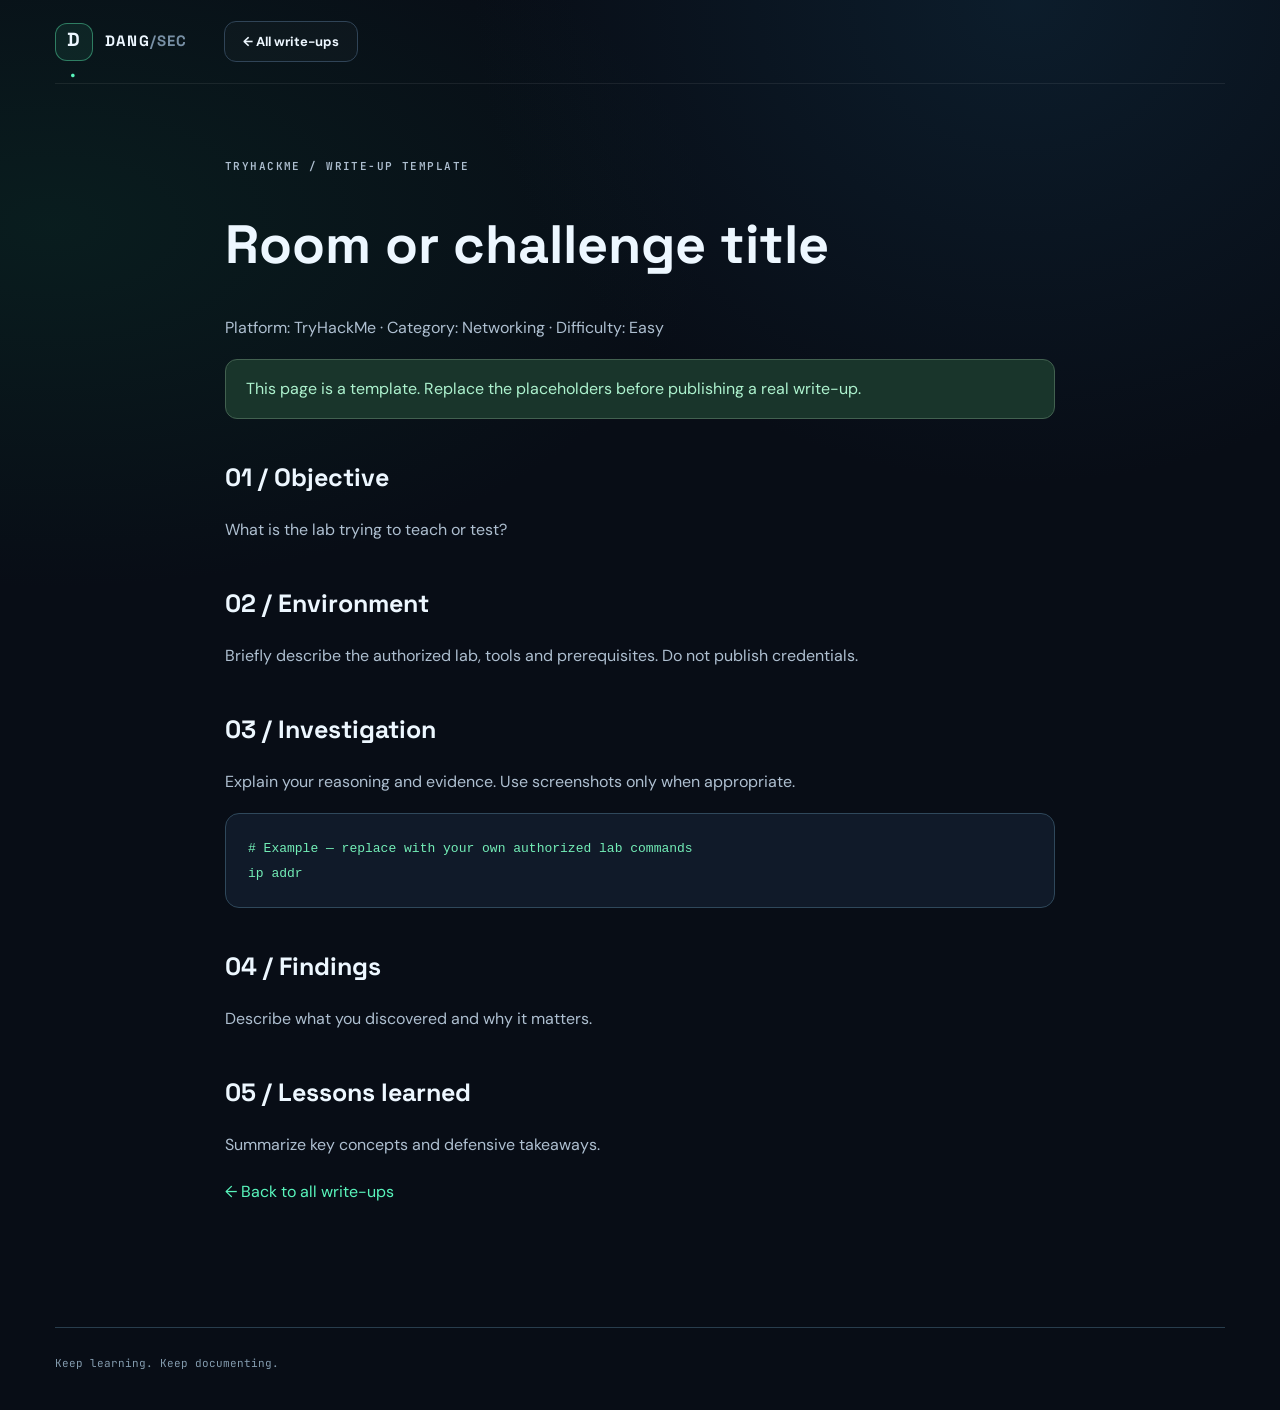
<file: writeups/template.html>
<!doctype html><html lang="en"><head><meta charset="utf-8"><meta name="viewport" content="width=device-width,initial-scale=1"><title>Write-up Template | Dang Cybersecurity</title><link rel="stylesheet" href="../assets/style.css"><style>.article{max-width:830px;margin:72px auto 120px}.article h1{font:700 clamp(32px,6vw,54px)/1.15 'Space Grotesk',sans-serif}.article h2{font:700 25px 'Space Grotesk',sans-serif;margin-top:42px}.article p,.article li{color:#aebfd0;line-height:1.95}.article pre{padding:22px;border:1px solid #2f485b;background:#101a29;border-radius:14px;overflow:auto;color:#73eeb7;font:13px/1.8 'JetBrains Mono',monospace}.article .notice{border:1px solid #426150;background:#19352b;border-radius:12px;padding:16px 20px;color:#adf2ce}.article a{color:#59f5bc}</style></head><body><header class="nav wrap"><a class="brand" href="../index.html"><span class="brandmark">D<span class="mint">.</span></span><span>DANG<span class="muted">/SEC</span></span></a><a class="github" href="../index.html#writeups">← All write-ups</a></header><main class="article wrap"><p class="kicker">TRYHACKME / WRITE-UP TEMPLATE</p><h1>Room or challenge title</h1><p>Platform: TryHackMe · Category: Networking · Difficulty: Easy</p><div class="notice">This page is a template. Replace the placeholders before publishing a real write-up.</div><h2>01 / Objective</h2><p>What is the lab trying to teach or test?</p><h2>02 / Environment</h2><p>Briefly describe the authorized lab, tools and prerequisites. Do not publish credentials.</p><h2>03 / Investigation</h2><p>Explain your reasoning and evidence. Use screenshots only when appropriate.</p><pre><code># Example — replace with your own authorized lab commands
ip addr
</code></pre><h2>04 / Findings</h2><p>Describe what you discovered and why it matters.</p><h2>05 / Lessons learned</h2><p>Summarize key concepts and defensive takeaways.</p><p><a href="../index.html#writeups">← Back to all write-ups</a></p></main><footer class="wrap">Keep learning. Keep documenting.</footer></body></html>
</file>
<file: assets/style.css>
@import url('https://fonts.googleapis.com/css2?family=DM+Sans:wght@400;500;600;700;800&family=Space+Grotesk:wght@400;500;600;700&family=JetBrains+Mono:wght@400;500;600&display=swap');
:root{--bg:#080d16;--bg2:#0c1421;--panel:#111c2c;--panel2:#111f2e;--line:#223448;--text:#edf7ff;--sub:#9baec1;--mint:#59f5bc;--blue:#64adff;--violet:#a9a0ff;--radius:20px}*{box-sizing:border-box}html{scroll-behavior:smooth;scroll-padding-top:94px}body{margin:0;background:var(--bg);color:var(--text);font:16px/1.65 'DM Sans',sans-serif}body:before{content:'';position:fixed;inset:0;z-index:-2;background:radial-gradient(ellipse at 80% 0%,#12344b67 0%,transparent 38%),radial-gradient(ellipse at 4% 25%,#0c44334a 0%,transparent 38%),var(--bg)}.ambient{pointer-events:none;position:absolute;z-index:-1;top:0;left:0;right:0;height:850px;background-image:linear-gradient(#7da6c906 1px,transparent 1px),linear-gradient(90deg,#7da6c906 1px,transparent 1px);background-size:52px 52px;mask-image:linear-gradient(#000,transparent)}a{color:inherit;text-decoration:none}button,input{font:inherit}button{cursor:pointer}.wrap{width:min(1170px,calc(100% - 48px));margin:auto}.nav{height:84px;display:flex;align-items:center;gap:36px;border-bottom:1px solid #ffffff13}.brand{font-family:'Space Grotesk',sans-serif;display:flex;align-items:center;gap:12px;font-weight:700;font-size:15px;letter-spacing:.08em;white-space:nowrap}.brandmark{display:grid;place-items:center;width:38px;height:38px;border:1px solid #57e3aa77;border-radius:12px;background:#59f5bc12;font-size:19px}.mint{color:var(--mint)}.muted{color:#7890a5}.nav nav{display:flex;gap:26px;margin-left:auto}.nav nav a{font-size:13px;font-weight:700;color:#a4b7c9;transition:.2s}.nav nav a:hover{color:var(--mint)}.github{border:1px solid #304457;border-radius:12px;padding:9px 18px;font-size:13px;font-weight:700;background:#ffffff06}.github:hover{border-color:var(--mint)}.hero{min-height:600px;padding:115px 0 110px;display:grid;grid-template-columns:1.15fr .85fr;align-items:center;gap:60px}.eyebrow,.kicker{font-family:'JetBrains Mono',monospace;font-size:11px;font-weight:600;letter-spacing:.13em;color:var(--mint)}.eyebrow{display:flex;align-items:center;gap:10px}.pulse{height:8px;width:8px;border-radius:50%;background:var(--mint);box-shadow:0 0 0 5px #59f5bc18,0 0 20px #59f5bc88}.hero h1{font:700 clamp(40px,5.2vw,69px)/1.1 'Space Grotesk',sans-serif;letter-spacing:-.055em;margin:25px 0}.gradient{background:linear-gradient(100deg,var(--mint),#79c8ff 70%,#a9a0ff);background-clip:text;-webkit-text-fill-color:transparent}.intro{color:var(--sub);max-width:550px;font-size:16px;line-height:1.9}.cta{display:flex;flex-wrap:wrap;gap:12px;margin-top:32px}.btn{display:inline-flex;align-items:center;justify-content:center;gap:8px;border-radius:12px;padding:12px 20px;font-weight:700;font-size:13px;transition:transform .2s,box-shadow .2s}.btn:hover{transform:translateY(-2px)}.primary{background:var(--mint);color:#06150f;box-shadow:0 8px 30px #59f5bc28}.secondary{border:1px solid #33475a;background:#ffffff07;color:var(--text)}.meta{display:flex;flex-wrap:wrap;gap:19px;margin-top:35px;font-family:'JetBrains Mono',monospace;color:#8ba1b4;font-size:11px}.terminal{border:1px solid #355268;border-radius:17px;background:#0a111bf2;overflow:hidden;box-shadow:0 20px 90px #0008,0 0 75px #59f5bc10;transform:rotate(1deg)}.terminal-top{padding:13px 16px;display:flex;justify-content:space-between;align-items:center;border-bottom:1px solid #294053;background:#172438;color:#90a4b8;font:11px 'JetBrains Mono',monospace}.terminal-top div{display:flex;gap:6px}.terminal-top i{width:9px;height:9px;border-radius:50%;background:#ff736c}.terminal-top i:nth-child(2){background:#ffcc62}.terminal-top i:nth-child(3){background:#67dba1}.terminal-body{padding:20px 25px 35px;min-height:290px;font:12px/1.9 'JetBrains Mono',monospace}.terminal-body p{margin:7px 0}.terminal-body .out{color:#a9bdce;margin:2px 0 20px 20px}.sky{color:#64adff}.cursor{animation:blink 1s step-end infinite}@keyframes blink{50%{opacity:0}}.section{padding:75px 0 85px;border-top:1px solid #ffffff14}.section-head{display:flex;justify-content:space-between;align-items:end;gap:20px;margin-bottom:28px}.section h2{font:700 clamp(30px,3.4vw,43px)/1.2 'Space Grotesk',sans-serif;letter-spacing:-.04em;margin:10px 0}.section-head p:not(.kicker){color:var(--sub);margin:0}.count{font:11px 'JetBrains Mono',monospace;background:#122f2a;border:1px solid #286451;color:var(--mint);border-radius:40px;padding:9px 14px;white-space:nowrap}.toolbar{display:flex;align-items:center;justify-content:space-between;gap:12px;margin:30px 0 24px}.search{display:flex;align-items:center;gap:9px;flex:1;max-width:310px;padding:10px 14px;border:1px solid #2b4055;background:#121e2d;border-radius:11px;color:#9db0c4}.search:focus-within{border-color:var(--mint)}.search input{border:0;outline:0;color:var(--text);background:transparent;min-width:0;width:100%;font-size:13px}.search input::placeholder{color:#7d94a8}.filters{display:flex;gap:7px;flex-wrap:wrap}.filters button{background:#142031;border:1px solid #2b3c4e;color:#a8b9c9;border-radius:9px;font-size:11px;font-weight:700;padding:10px 12px}.filters button:hover{border-color:#73bbac}.filters button.active{background:var(--mint);color:#062119;border-color:var(--mint)}.cards,.project-grid{display:grid;grid-template-columns:repeat(3,minmax(0,1fr));gap:17px}.entry,.panel{background:linear-gradient(145deg,#142133,#101a28);border:1px solid #2c4055;border-radius:var(--radius);padding:24px;transition:.23s;position:relative;overflow:hidden}.entry:before,.panel:before{content:'';position:absolute;inset:0 0 auto;height:2px;background:linear-gradient(90deg,var(--mint),transparent);opacity:0}.entry:hover,.panel:hover{transform:translateY(-4px);border-color:#4d9d91;box-shadow:0 18px 55px #0004}.entry:hover:before,.panel:hover:before{opacity:1}.entry .head{display:flex;justify-content:space-between;gap:12px;align-items:center}.tag{background:#1b3c3b;border:1px solid #2b6560;padding:5px 9px;border-radius:7px;color:#86f4d3;font:10px 'JetBrains Mono',monospace}.level{font:10px 'JetBrains Mono',monospace;color:#90a5b8}.entry h3,.panel h3{font:700 19px/1.35 'Space Grotesk',sans-serif;margin:21px 0 12px}.entry p,.panel p{font-size:13px;line-height:1.8;color:var(--sub);margin:0}.entry .foot{border-top:1px solid #304052;margin-top:28px;padding-top:17px;display:flex;justify-content:space-between;gap:12px;font:11px 'JetBrains Mono',monospace;color:#829caf}.entry .foot a{color:var(--mint)}.entry .foot a:hover{text-decoration:underline}.fineprint{font-size:12px;color:#7e93a6;margin-top:20px}.project-grid{grid-template-columns:repeat(2,minmax(0,1fr))}.panel{padding:30px;min-height:240px}.project-icon{display:grid;place-items:center;width:45px;height:45px;border:1px solid #3f6b6a;border-radius:12px;background:#2f7d6d22;font-size:24px;color:var(--mint)}.chips{display:flex;gap:8px;margin:20px 0}.chips span{background:#2b426040;border:1px solid #35506a;color:#bad2ea;padding:5px 10px;border-radius:6px;font-size:11px}.panel .status{font:11px 'JetBrains Mono',monospace;color:#a4e7d1}.notes{display:grid;grid-template-columns:repeat(4,minmax(0,1fr));gap:15px}.notes>div{min-height:135px;display:flex;flex-direction:column;justify-content:center;align-items:flex-start;gap:8px;background:#111e2e;border:1px solid #293d51;border-radius:16px;padding:22px;font-size:24px}.notes strong{font:700 16px 'Space Grotesk',sans-serif}.notes small{font:12px/1.65 'DM Sans',sans-serif;color:#9aafc2}.about{display:grid;grid-template-columns:1.2fr .8fr;gap:75px;align-items:center}.about>div>p:not(.kicker){color:var(--sub);line-height:1.95;max-width:560px}.about .btn{margin-top:18px}.about-card{background:linear-gradient(150deg,#1b3341,#111e2d);border:1px solid #3c5c62;border-radius:20px;padding:30px;box-shadow:0 15px 60px #0003}.avatar{display:grid;place-items:center;width:65px;height:65px;border-radius:19px;background:linear-gradient(135deg,#57f6b5,#71bbff);color:#0b2030;font:700 28px 'Space Grotesk',sans-serif}.about-card h3{font:700 25px 'Space Grotesk',sans-serif;margin:18px 0 2px}.about-card p{color:#9cb2c4;margin:0 0 20px}.about-line{border-top:1px solid #36505c;padding:12px 0;display:flex;justify-content:space-between;gap:20px;font-size:12px}.about-line span{color:#8da4b5}.about-line b{font-weight:600}footer{display:flex;justify-content:space-between;gap:18px;border-top:1px solid #283d4d;padding:28px 0 42px;color:#839bae;font:11px 'JetBrains Mono',monospace}::selection{background:#59f5bc50}a:focus-visible,button:focus-visible,input:focus-visible{outline:2px solid var(--mint);outline-offset:3px}@media(max-width:980px){.hero{gap:32px}.toolbar{flex-direction:column;align-items:stretch}.search{max-width:none}.cards{grid-template-columns:repeat(2,minmax(0,1fr))}.notes{grid-template-columns:repeat(2,minmax(0,1fr))}}@media(max-width:690px){.wrap{width:min(100% - 32px,1170px)}.nav{height:auto;min-height:72px;flex-wrap:wrap;justify-content:space-between;gap:10px;padding:13px 0}.nav nav{width:100%;order:3;overflow-x:auto;gap:18px;margin:2px 0 0;padding:0 0 5px}.nav nav a{white-space:nowrap}.github{padding:7px 12px}.hero{grid-template-columns:1fr;padding:75px 0 70px;gap:38px;min-height:0}.hero h1{font-size:clamp(39px,9vw,55px)}.terminal{transform:none}.section{padding:62px 0}.section-head{align-items:start}.cards,.project-grid,.about{grid-template-columns:1fr}.notes{grid-template-columns:repeat(2,minmax(0,1fr))}.about{gap:30px}.filters{gap:6px}.filters button{padding:8px}.meta{gap:13px}.section-head .count{margin-top:8px}footer{flex-direction:column}.notes>div{padding:17px}}

/* Whole-card write-up navigation and descriptive topic tags */
.entry-link{display:flex;flex-direction:column;color:inherit;text-decoration:none;cursor:pointer}
.entry-link .entry-tags{display:flex;gap:7px;flex-wrap:wrap;margin:16px 0 10px}
.entry-link .topic-tag{display:inline-flex;border:1px solid #36506a;border-radius:7px;padding:4px 8px;background:#21354b66;color:#b4cce0;font:10px 'JetBrains Mono',monospace}
.entry-link .foot{margin-top:auto}
.entry-link .read-more{color:var(--mint);font-weight:700}
.entry-link:hover .read-more,.entry-link:focus-visible .read-more{text-decoration:underline}
.entry-link:focus-visible{outline:2px solid var(--mint);outline-offset:4px;border-color:var(--mint)}

/* Collapsible category selector: compact by default, animated menu on open. */
.category-dropdown{position:relative;z-index:10;min-width:205px}
.category-trigger{display:flex;align-items:center;justify-content:space-between;gap:22px;cursor:pointer;list-style:none;border:1px solid #36576a;border-radius:11px;background:#14283a;color:var(--text);font:700 12px 'JetBrains Mono',monospace;padding:12px 14px;user-select:none;transition:border-color .18s,background .18s}
.category-trigger::-webkit-details-marker{display:none}
.category-trigger:hover,.category-dropdown[open] .category-trigger{border-color:var(--mint);background:#193446}
.category-chevron{display:inline-block;color:var(--mint);font-size:19px;line-height:12px;transition:transform .22s}
.category-dropdown[open] .category-chevron{transform:rotate(180deg)}
.category-menu{display:flex;flex-direction:column;gap:5px;position:absolute;top:calc(100% + 7px);right:0;left:0;z-index:15;border:1px solid #345469;border-radius:12px;background:#101d2d;padding:7px;box-shadow:0 20px 45px #0008;transform-origin:top;animation:category-slide-in .2s ease both}
.category-menu button{display:block;text-align:left;width:100%;border:0;border-radius:8px;padding:11px 12px;font-size:12px}
.category-menu button.active{background:#215549;color:#a2ffe1}
@keyframes category-slide-in{from{opacity:0;transform:translateY(-7px) scaleY(.97)}to{opacity:1;transform:translateY(0) scaleY(1)}}
.entry-link .topic-tag{cursor:pointer}
.entry-link:hover .topic-tag{border-color:#4d9d91}
@media(max-width:690px){.category-dropdown{width:100%}.category-menu{right:0;left:0}}
@media(prefers-reduced-motion:reduce){.category-menu{animation:none}.category-chevron{transition:none}}

/* Refined search + category controls (neutral surfaces, no green search box) */
#writeups .toolbar{display:grid;grid-template-columns:minmax(0,1fr) 230px;align-items:stretch;gap:12px;margin:26px 0 24px}
#writeups .search{max-width:none;min-width:0;display:flex;align-items:center;gap:12px;height:48px;padding:0 17px;border:1px solid #2b3b50;background:#0f1826;border-radius:13px;box-shadow:none;color:#899caf;transition:background .2s,border-color .2s}
#writeups .search:hover{border-color:#41566e;background:#121d2d}
#writeups .search:focus-within{border-color:#738399;background:#121d2d;box-shadow:none;outline:none}
#writeups .search-icon{flex:none;color:#8799ae}
#writeups .search input{width:100%;height:100%;padding:0;border:0;outline:0;background:transparent;color:#e8eff7;font-size:13px;box-shadow:none;appearance:none;-webkit-appearance:none}
#writeups .search input:focus,#writeups .search input:focus-visible{outline:none;box-shadow:none}
#writeups .search input::placeholder{color:#75889c;opacity:1}
#writeups .search input::-webkit-search-cancel-button{cursor:pointer;filter:grayscale(1)}
#writeups .category-dropdown{min-width:0;isolation:isolate}
#writeups .category-trigger{height:48px;padding:0 15px;border:1px solid #2b3b50;border-radius:13px;background:#101a29;font:600 12px 'JetBrains Mono',monospace;letter-spacing:0;color:#d5e1ec;box-shadow:none}
#writeups .category-trigger:hover,#writeups .category-dropdown[open] .category-trigger{background:#162235;border-color:#60778e}
#writeups .category-trigger:focus-visible{outline:2px solid #8aa7bb;outline-offset:3px}
#writeups .category-chevron{color:#8ba8b8;flex:none;transition:transform .2s ease}
#writeups .category-menu{top:calc(100% + 8px);padding:7px;gap:3px;border:1px solid #34475d;border-radius:14px;background:#111c2c;box-shadow:0 22px 48px #000a}
#writeups .category-menu button{padding:11px 13px;text-align:left;border:0;border-radius:9px;background:transparent;color:#b9c7d5;font:600 12px 'DM Sans',sans-serif}
#writeups .category-menu button:hover{color:#f1f7fc;background:#223248}
#writeups .category-menu button.active{color:#edf7ff;background:#293b51}
#writeups .category-menu button.active:before{content:'✓';margin-right:9px;color:#8dcdb5}
#writeups .entry-link{display:flex;position:relative;cursor:pointer;color:inherit;text-decoration:none}
#writeups .entry-link>*{pointer-events:none}
#writeups .entry-link:hover{transform:translateY(-5px);border-color:#4d9d91}
#writeups .entry-link:focus-visible{outline:2px solid #a2dccc;outline-offset:4px}
@media(max-width:980px){#writeups .toolbar{display:grid;grid-template-columns:minmax(0,1fr) 210px}}
@media(max-width:690px){#writeups .toolbar{grid-template-columns:1fr}#writeups .category-dropdown{width:100%}}

/* Compact, balanced write-up search controls */
#writeups .toolbar{
  display:grid;
  grid-template-columns:minmax(220px,360px) 210px;
  justify-content:start;
  align-items:center;
  column-gap:12px;
  row-gap:10px;
  margin:26px 0 24px;
}
#writeups .search{
  width:100%;
  max-width:360px;
  height:44px;
  padding:0 14px;
  gap:10px;
  border-radius:11px;
}
#writeups .search input{font-size:13px;min-width:0}
#writeups .category-dropdown{width:210px;min-width:0}
#writeups .category-trigger{
  height:44px;
  padding:0 14px;
  border-radius:11px;
}
#writeups .category-menu{min-width:210px}
@media(max-width:690px){
  #writeups .toolbar{grid-template-columns:minmax(0,1fr) 175px;gap:9px}
  #writeups .search{max-width:none;padding:0 12px}
  #writeups .category-dropdown{width:175px}
  #writeups .category-menu{min-width:175px}
  #writeups .category-trigger{padding:0 11px;font-size:11px}
}
@media(max-width:420px){
  #writeups .toolbar{grid-template-columns:1fr;gap:10px}
  #writeups .category-dropdown{width:100%}
  #writeups .category-menu{min-width:100%}
}

/* Hybrid Portfolio — compact search, inline category tabs, editorial card grid */
#writeups.hybrid-writeups .hybrid-heading{margin-bottom:0;align-items:end}
#writeups.hybrid-writeups .hybrid-heading h2{margin:8px 0 10px}
#writeups.hybrid-writeups .count{background:#142431;border-color:#294359;color:#a2c9c7}
#writeups.hybrid-writeups .hybrid-toolbar{display:flex;align-items:center;justify-content:flex-start;gap:0;margin:27px 0 16px}
#writeups.hybrid-writeups .hybrid-toolbar .search{width:min(100%,370px);max-width:370px;height:45px;padding:0 14px;flex:none;border-radius:12px;background:#101c2a;border:1px solid #304358}
#writeups.hybrid-writeups .hybrid-toolbar .search:hover{border-color:#4b6680}
#writeups.hybrid-writeups .hybrid-toolbar .search:focus-within{border-color:#6d9a9f;box-shadow:0 0 0 3px #59f5bc10}
#writeups.hybrid-writeups .hybrid-filter-bar{margin:0 0 22px;border-bottom:1px solid #2a3b4c}
#writeups.hybrid-writeups .hybrid-tabs{display:flex;align-items:center;flex-wrap:wrap;gap:4px 17px}
#writeups.hybrid-writeups .hybrid-tabs button{position:relative;display:inline-flex;align-items:center;justify-content:center;white-space:nowrap;padding:9px 2px 13px;border:0;border-radius:0;background:transparent;color:#92a9bd;font:600 12px 'DM Sans',sans-serif;transition:color .18s}
#writeups.hybrid-writeups .hybrid-tabs button:hover{color:#e2f5f2;background:transparent}
#writeups.hybrid-writeups .hybrid-tabs button.active{color:var(--mint);background:transparent}
#writeups.hybrid-writeups .hybrid-tabs button.active:after{content:'';position:absolute;bottom:-1px;left:0;right:0;height:2px;border-radius:2px;background:var(--mint)}
#writeups.hybrid-writeups .hybrid-cards{display:grid;grid-template-columns:repeat(3,minmax(0,1fr));gap:17px}
#writeups.hybrid-writeups .hybrid-cards .entry{min-height:262px;padding:25px;border-radius:16px;background:linear-gradient(155deg,#142234,#101b2a);border:1px solid #2c4055}
#writeups.hybrid-writeups .hybrid-cards .entry h3{margin:20px 0 10px;font-size:19px;line-height:1.4}
#writeups.hybrid-writeups .hybrid-cards .entry p{font-size:13px;line-height:1.7}
#writeups.hybrid-writeups .hybrid-cards .entry-tags{margin:16px 0 14px}
#writeups.hybrid-writeups .hybrid-cards .entry .foot{padding-top:14px}
#writeups.hybrid-writeups .hybrid-cards .entry .read-more{font-size:11px}
@media(max-width:980px){#writeups.hybrid-writeups .hybrid-cards{grid-template-columns:repeat(2,minmax(0,1fr))}}
@media(max-width:690px){#writeups.hybrid-writeups .hybrid-toolbar{display:flex}#writeups.hybrid-writeups .hybrid-toolbar .search{width:100%;max-width:370px}#writeups.hybrid-writeups .hybrid-tabs{gap:4px 15px}#writeups.hybrid-writeups .hybrid-cards{grid-template-columns:1fr}#writeups.hybrid-writeups .hybrid-cards .entry{min-height:230px}}

/* Compact topic picker: tags hidden by default, accessible popover on click. */
#writeups.hybrid-writeups .hybrid-toolbar{display:flex;flex-wrap:nowrap;align-items:center;gap:12px;margin:26px 0 16px}
#writeups.hybrid-writeups .hybrid-toolbar .search{flex:0 1 370px;width:370px;max-width:370px;min-width:0}
#writeups .topic-dropdown{position:relative;z-index:30;flex:0 0 auto}
#writeups .topic-trigger{display:inline-flex;align-items:center;justify-content:center;gap:10px;min-height:45px;cursor:pointer;list-style:none;padding:0 14px;border:1px solid #344b60;border-radius:12px;background:#152336;color:#d7e6f2;font:600 12px 'DM Sans',sans-serif;transition:border-color .2s,background .2s}
#writeups .topic-trigger::-webkit-details-marker{display:none}
#writeups .topic-trigger:hover,#writeups .topic-dropdown[open] .topic-trigger{background:#1b2d42;border-color:#648579}
#writeups .topic-trigger:focus-visible{outline:2px solid var(--mint);outline-offset:3px}
#writeups .topic-trigger-hash{display:grid;place-items:center;width:22px;height:22px;border-radius:7px;background:#214338;color:#9ae3c4;font:700 14px 'JetBrains Mono',monospace}
#writeups .topic-trigger-count{font:10px 'JetBrains Mono',monospace;color:#91a7ba;border-radius:5px;background:#263a4c;padding:2px 5px}
#writeups .topic-dropdown.has-selection .topic-trigger{border-color:#4d967b;color:#bff2db}
#writeups .topic-chevron{color:#8da6bb;transition:transform .2s}
#writeups .topic-dropdown[open] .topic-chevron{transform:rotate(180deg)}
#writeups .topic-popover{position:absolute;z-index:40;top:calc(100% + 9px);left:0;width:min(360px,calc(100vw - 36px));border:1px solid #3a5368;border-radius:15px;background:#121f30;box-shadow:0 20px 55px #0009;padding:16px;animation:category-slide-in .18s ease both}
#writeups .topic-popover-head{display:flex;align-items:center;justify-content:space-between;gap:12px;margin-bottom:12px}
#writeups .topic-popover-head strong{color:#e8f3fa;font:700 13px 'Space Grotesk',sans-serif}
#writeups .topic-popover-head span{color:#8298aa;font-size:10px}
#writeups .topic-list{display:flex;flex-direction:row;flex-wrap:wrap;gap:8px;width:100%;overflow:visible}
#writeups .topic-option{display:inline-flex;flex:none;align-items:center;gap:8px;white-space:nowrap;width:auto;min-width:0;background:#1a2e42;border:1px solid #38526a;border-radius:999px;color:#bed0dd;padding:8px 11px;font:500 12px 'DM Sans',sans-serif;cursor:pointer;transition:.18s}
#writeups .topic-option:hover{background:#244336;border-color:#5d8b77;color:#f1fff8}
#writeups .topic-option.active{background:#1e4a3a;border-color:#5d9b7d;color:#c9f7df}
#writeups .topic-count{font:10px 'JetBrains Mono',monospace;color:#8fa6b7}
#writeups .topic-option.active .topic-count{color:#b5e2c9}
#writeups.hybrid-writeups .hybrid-filter-bar{margin-bottom:23px}
@media(max-width:690px){#writeups.hybrid-writeups .hybrid-toolbar{gap:9px}#writeups.hybrid-writeups .hybrid-toolbar .search{flex:1 1 auto;width:auto;min-width:0}#writeups .topic-trigger{padding:0 10px;gap:7px}#writeups .topic-popover{left:auto;right:0}}
@media(max-width:370px){#writeups .topic-trigger-count{display:none}#writeups .topic-trigger{gap:6px}}
@media(prefers-reduced-motion:reduce){#writeups .topic-popover{animation:none}#writeups .topic-chevron{transition:none}}
#writeups .writeup-explorer{display:block}
#writeups .writeup-feed{min-width:0;width:100%}
#writeups .feed-toolbar{display:flex;justify-content:space-between;align-items:center;gap:12px;margin-bottom:14px}
#writeups .feed-caption{font:600 10px 'JetBrains Mono',monospace;letter-spacing:.14em;color:#829bb0}
#writeups .clear-filters{border:0;background:transparent;color:var(--mint);font-size:12px;padding:5px 2px}
#writeups .clear-filters:hover{text-decoration:underline}
#writeups .clear-filters[hidden]{display:none}
#writeups .active-filters{display:flex;flex-wrap:wrap;gap:7px;margin-bottom:14px}
#writeups .active-filters:empty{display:none}
#writeups .selected-filter{display:inline-flex;gap:8px;align-items:center;background:#173b35;border:1px solid #386657;color:#c1ecdb;border-radius:999px;padding:6px 10px;font:11px 'JetBrains Mono',monospace}
#writeups .selected-filter:hover{background:#235145}
#writeups.hybrid-writeups .hybrid-cards{display:grid;grid-template-columns:repeat(3,minmax(0,1fr));gap:17px}
#writeups.hybrid-writeups .hybrid-cards .editorial-entry{display:flex;flex-direction:column;min-height:253px;padding:24px;border-radius:16px;cursor:pointer}
#writeups .editorial-entry .entry-head{display:flex;justify-content:space-between;align-items:center;gap:12px}
#writeups .editorial-entry h3 a{color:inherit;text-decoration:none}
#writeups .editorial-entry h3 a:focus-visible{outline:2px solid var(--mint);outline-offset:3px}
#writeups .editorial-entry .entry-tags{position:relative;z-index:2;display:flex;flex-wrap:wrap;gap:7px;margin:18px 0 14px}
#writeups .editorial-entry .topic-tag{position:relative;pointer-events:auto;cursor:pointer;background:#1b2d40;color:#afc7d8;border:1px solid #375168;border-radius:999px;font:11px 'DM Sans',sans-serif;padding:5px 10px}
#writeups .editorial-entry .topic-tag:hover,#writeups .editorial-entry .topic-tag.active{background:#20483f;border-color:#4e9b85;color:#c5fbe4}
#writeups .editorial-entry .foot{margin-top:auto}
#writeups .empty-writeups{grid-column:1/-1;border:1px dashed #3c5369;border-radius:15px;padding:32px;color:#c5d7e5}
#writeups .empty-writeups p{font-size:13px;color:var(--sub)}
#writeups .empty-writeups button{background:#1c4339;color:#b4f3d7;border:1px solid #367765;padding:9px 12px;border-radius:8px}
@media(max-width:980px){#writeups.hybrid-writeups .hybrid-cards{grid-template-columns:repeat(2,minmax(0,1fr))}}
@media(max-width:690px){#writeups.hybrid-writeups .hybrid-cards{grid-template-columns:1fr}#writeups.hybrid-writeups .hybrid-cards .editorial-entry{min-height:215px}#writeups .topics-strip{padding-top:14px}}

/* Multi-select topic picker */
#writeups .topic-popover-actions{display:flex;justify-content:space-between;align-items:center;gap:12px;border-top:1px solid #2d4356;margin-top:14px;padding-top:12px}
#writeups .topic-popover-actions span{font-size:10px;color:#8da5b8}
#writeups .topic-popover-actions button{font:600 11px 'DM Sans',sans-serif;color:#95e8c6;background:transparent;border:0;padding:5px;cursor:pointer}
#writeups .topic-popover-actions button:hover{text-decoration:underline}
#writeups .topic-popover-actions button[hidden]{display:none}
#writeups .topic-option.active:before{content:'✓';font-weight:700;color:#a6efcd;margin-right:2px}
#writeups .topic-dropdown.has-selection .topic-trigger-count{background:#245f4a;color:#d1ffe4}
</file>
